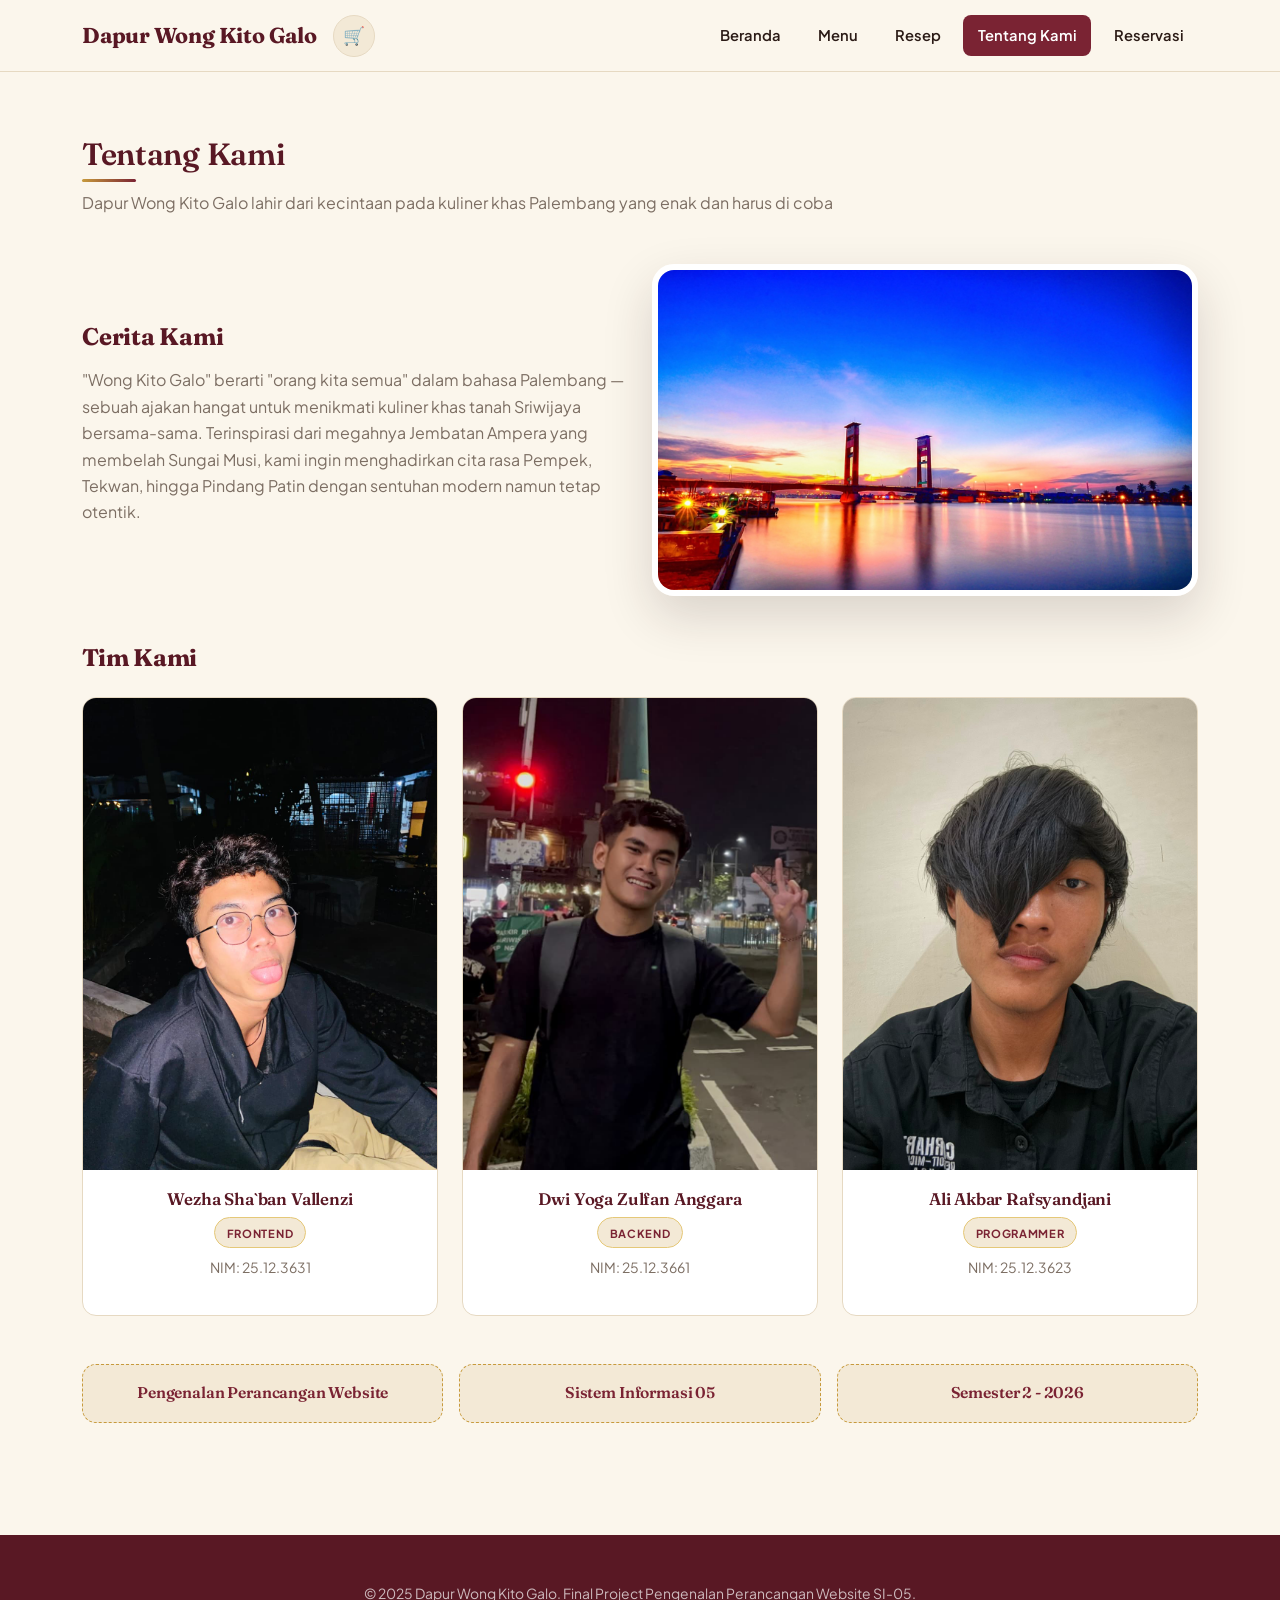
<file: about.html>
<!DOCTYPE html>
<html lang="id">
<head>
  <meta charset="UTF-8" />
  <meta name="viewport" content="width=device-width, initial-scale=1.0" />
  <title>Tentang Kami — Dapur Wong Kito Galo</title>
  <link rel="stylesheet" href="https://cdn.jsdelivr.net/npm/bootstrap@5.3.3/dist/css/bootstrap.min.css" />
  <link rel="stylesheet" href="style2.css" />
</head>
<body>
  <nav class="navbar navbar-expand-lg sticky-top">
    <div class="container">
      <a class="navbar-brand fw-bold" href="index.html">Dapur Wong Kito Galo</a>
            <button class="cart-btn me-2" type="button" data-bs-toggle="offcanvas" data-bs-target="#cartOffcanvas" aria-controls="cartOffcanvas" title="Keranjang" aria-label="Buka keranjang belanja">
        🛒
        <span class="cart-badge d-none">0</span>
      </button>
      <button class="navbar-toggler" type="button" data-bs-toggle="collapse" data-bs-target="#navMenu" aria-label="Buka menu navigasi">
        <span class="navbar-toggler-icon"></span>
      </button>
      <div class="collapse navbar-collapse" id="navMenu">
        <ul class="navbar-nav ms-auto gap-2">
          <li class="nav-item"><a class="nav-link" href="index.html">Beranda</a></li>
          <li class="nav-item"><a class="nav-link" href="menu.html">Menu</a></li>
          <li class="nav-item"><a class="nav-link" href="resep.html">Resep</a></li>
          <li class="nav-item"><a class="nav-link active" href="about.html">Tentang Kami</a></li>
          <li class="nav-item"><a class="nav-link" href="contact.html">Reservasi</a></li>
        </ul>
      </div>
    </div>
  </nav>

  <div class="container section-pad">
    <h1 class="section-title mb-2">Tentang Kami</h1>
    <p class="text-muted mb-5">Dapur Wong Kito Galo lahir dari kecintaan pada kuliner khas Palembang yang enak dan harus di coba</p>

    <!-- DESKRIPSI PROJECT -->
    <div class="row g-4 mb-5 align-items-center">
      <div class="col-lg-6">
        <h4 class="fw-bold mb-3 heading-dark">Cerita Kami</h4>
        <p class="text-muted">
          "Wong Kito Galo" berarti "orang kita semua" dalam bahasa Palembang — sebuah ajakan hangat untuk menikmati
          kuliner khas tanah Sriwijaya bersama-sama. Terinspirasi dari megahnya Jembatan Ampera yang membelah Sungai Musi,
          kami ingin menghadirkan cita rasa Pempek, Tekwan, hingga Pindang Patin dengan sentuhan modern namun tetap otentik.
        </p>
      </div>
      <div class="col-lg-6">
        <div class="about-hero-frame">
          <img src="img/jembatan palembang.jpeg" alt="Jembatan Ampera Palembang" class="img-fluid about-hero-img">
        </div>
      </div>
    </div>

    <!-- TIM KAMI -->
    <h4 class="fw-bold mb-4 heading-dark">Tim Kami</h4>
    <div class="row g-4 mb-5">
      <div class="col-md-4">
        <div class="team-card">
          <img src="img/WEZHA SHA`BAN.jpeg" alt="Nama Anggota 1" class="team-photo">
          <div class="team-body">
            <h5>Wezha Sha`ban Vallenzi</h5>
            <span class="badge-tag">FRONTEND</span>
            <p class="text-muted small mt-2">NIM: 25.12.3631<br></p>
          </div>
        </div>
      </div>
      <div class="col-md-4">
        <div class="team-card">
          <img src="img/DWI YOGA.jpeg" alt="Nama Anggota 2" class="team-photo">
          <div class="team-body">
            <h5>Dwi Yoga Zulfan Anggara</h5>
            <span class="badge-tag">BACKEND</span>
            <p class="text-muted small mt-2">NIM: 25.12.3661<br></p>
          </div>
        </div>
      </div>
      <div class="col-md-4">
        <div class="team-card">
          <img src="img/ALI AKBAR.jpeg" alt="Nama Anggota 3" class="team-photo">
          <div class="team-body">
            <h5>Ali Akbar Rafsyandjani</h5>
            <span class="badge-tag">PROGRAMMER</span>
            <p class="text-muted small mt-2">NIM: 25.12.3623<br></p>
          </div>
        </div>
      </div>
    </div>

    <!-- INFO  -->
    <div class="card-container">
      <div class="card card">
          <h5 class="heading-primary">Pengenalan Perancangan Website</h5>
      </div>

      <div class="card">
         <h5 class="heading-primary">Sistem Informasi 05</h5>
      </div>

      <div class="card">
          <h5 class="heading-primary">Semester 2 - 2026</h5>
      </div>
    </div>
  </div>
  <footer class="site-footer mt-5">
    <div class="container text-center">
      <p class="mb-0 small">© 2025 Dapur Wong Kito Galo. Final Project Pengenalan Perancangan Website SI-05.</p>
    </div>
  </footer>

  <!-- OFFCANVAS KERANJANG (JS Blok 4: Cart System) -->
  <div class="offcanvas offcanvas-end" tabindex="-1" id="cartOffcanvas" aria-labelledby="cartOffcanvasLabel">
    <div class="offcanvas-cart-header d-flex align-items-center justify-content-between">
      <h5 class="mb-0" id="cartOffcanvasLabel">🛒 Keranjang Saya</h5>
      <button type="button" class="btn-close btn-close-white" data-bs-dismiss="offcanvas" aria-label="Close"></button>
    </div>
    <div class="offcanvas-body p-0 d-flex flex-column">
      <div class="px-4 flex-grow-1" style="overflow-y:auto;">
        <div id="cartEmptyState" class="cart-empty-state">
          <div class="icon">🛒</div>
          <p class="mb-0">Keranjang kamu masih kosong.<br>Yuk pilih menu favoritmu!</p>
        </div>
        <div id="cartItemsList"></div>
      </div>
      <div id="cartFooter" class="cart-footer" style="display:none;">
        <div class="cart-total-row">
          <span>Total</span>
          <span id="cartTotalPrice">Rp 0</span>
        </div>
        <a href="contact.html" class="btn-submit d-block text-center text-decoration-none">Lanjut ke Reservasi</a>
        <button type="button" id="cartClearBtn" class="btn btn-link text-muted small w-100 mt-2">Kosongkan Keranjang</button>
      </div>
    </div>
  </div>

  <script src="https://cdn.jsdelivr.net/npm/bootstrap@5.3.3/dist/js/bootstrap.bundle.min.js"></script>
  <script src="script.js"></script>
</body>
</html>
</file>
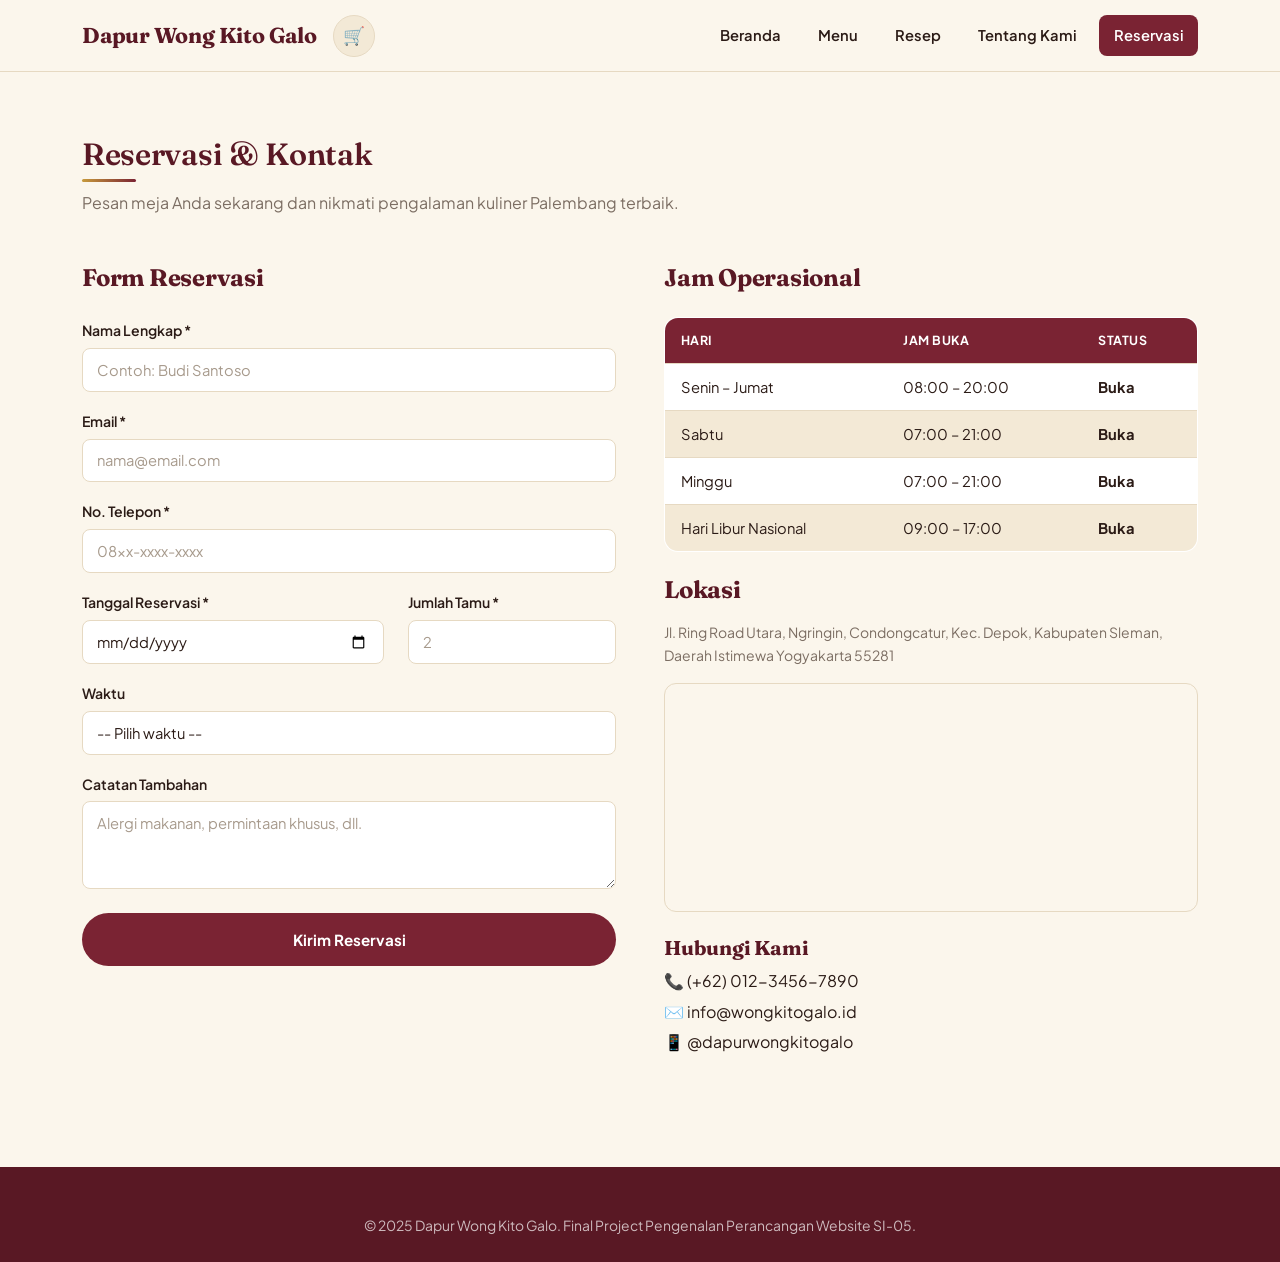
<file: contact.html>
<!DOCTYPE html>
<html lang="id">
<head>
  <meta charset="UTF-8" />
  <meta name="viewport" content="width=device-width, initial-scale=1.0" />
  <title>Reservasi — Dapur Wong Kito Galo</title>
  <link rel="stylesheet" href="https://cdn.jsdelivr.net/npm/bootstrap@5.3.3/dist/css/bootstrap.min.css" />
  <link rel="stylesheet" href="style2.css" />
</head>
<body>
  <nav class="navbar navbar-expand-lg sticky-top">
    <div class="container">
      <a class="navbar-brand fw-bold" href="index.html">Dapur Wong Kito Galo</a>
            <button class="cart-btn me-2" type="button" data-bs-toggle="offcanvas" data-bs-target="#cartOffcanvas" aria-controls="cartOffcanvas" title="Keranjang" aria-label="Buka keranjang belanja">
        🛒
        <span class="cart-badge d-none">0</span>
      </button>
      <button class="navbar-toggler" type="button" data-bs-toggle="collapse" data-bs-target="#navMenu" aria-label="Buka menu navigasi">
        <span class="navbar-toggler-icon"></span>
      </button>
      <div class="collapse navbar-collapse" id="navMenu">
        <ul class="navbar-nav ms-auto gap-2">
          <li class="nav-item"><a class="nav-link" href="index.html">Beranda</a></li>
          <li class="nav-item"><a class="nav-link" href="menu.html">Menu</a></li>
          <li class="nav-item"><a class="nav-link" href="resep.html">Resep</a></li>
          <li class="nav-item"><a class="nav-link" href="about.html">Tentang Kami</a></li>
          <li class="nav-item"><a class="nav-link active" href="contact.html">Reservasi</a></li>
        </ul>
      </div>
    </div>
  </nav>

  <div class="container section-pad">
    <h1 class="section-title mb-2">Reservasi & Kontak</h1>
    <p class="text-muted mb-5">Pesan meja Anda sekarang dan nikmati pengalaman kuliner Palembang terbaik.</p>

    <div class="row g-5">
      <!-- FORM (JS Blok 3: Form Validation) -->
      <div class="col-lg-6">
        <h4 class="fw-bold mb-4 heading-dark">Form Reservasi</h4>

        <!-- Pesan sukses -->
        <div id="successMsg" class="alert alert-success success-msg" style="display:none;" role="status" aria-live="polite">
          ✅ Reservasi berhasil! Kami akan menghubungi Anda segera.
        </div>

        <!-- RINGKASAN PESANAN (dari Keranjang, JS Blok 4) -->
        <div id="orderSummaryBox" class="order-summary-box" style="display:none;">
          <div class="d-flex align-items-center justify-content-between mb-2">
            <h6 class="fw-bold mb-0 heading-dark">🛒 Pesanan Anda</h6>
            <button type="button" id="orderSummaryClearBtn" class="btn btn-link btn-sm text-muted p-0">Kosongkan</button>
          </div>
          <div id="orderSummaryList"></div>
          <div class="order-row fw-bold mt-1" style="border-bottom:none;">
            <span>Total</span>
            <span id="orderSummaryTotal">Rp 0</span>
          </div>
        </div>

        <form id="reservasiForm">
          <div class="mb-3">
            <label class="form-label" for="nama">Nama Lengkap *</label>
            <input type="text" class="form-control" id="nama" placeholder="Contoh: Budi Santoso" />
          </div>
          <div class="mb-3">
            <label class="form-label" for="email">Email *</label>
            <input type="email" class="form-control" id="email" placeholder="nama@email.com" />
          </div>
          <div class="mb-3">
            <label class="form-label" for="telp">No. Telepon *</label>
            <input type="tel" class="form-control" id="telp" placeholder="08xx-xxxx-xxxx" />
          </div>
          <div class="row">
            <div class="col-sm-7 mb-3">
              <label class="form-label" for="tanggal">Tanggal Reservasi *</label>
              <input type="date" class="form-control" id="tanggal" />
            </div>
            <div class="col-sm-5 mb-3">
              <label class="form-label" for="jumlah">Jumlah Tamu *</label>
              <input type="number" class="form-control" id="jumlah" min="1" max="50" placeholder="2" />
            </div>
          </div>
          <div class="mb-3">
            <label class="form-label" for="waktu">Waktu</label>
            <select class="form-select" id="waktu">
              <option value="">-- Pilih waktu --</option>
              <option>08:00 – 10:00</option>
              <option>10:00 – 12:00</option>
              <option>12:00 – 14:00</option>
              <option>16:00 – 18:00</option>
              <option>18:00 – 20:00</option>
            </select>
          </div>
          <div class="mb-4">
            <label class="form-label" for="pesan">Catatan Tambahan</label>
            <textarea class="form-control" id="pesan" rows="3" placeholder="Alergi makanan, permintaan khusus, dll."></textarea>
          </div>
          <button type="submit" class="btn-submit">Kirim Reservasi</button>
        </form>
      </div>

      <!-- INFO & TABLE -->
      <div class="col-lg-6">
        <h4 class="fw-bold mb-4 heading-dark">Jam Operasional</h4>
        <table class="jam-table mb-4">
          <thead>
            <tr><th>Hari</th><th>Jam Buka</th><th>Status</th></tr>
          </thead>
          <tbody>
            <tr><td>Senin – Jumat</td><td>08:00 – 20:00</td><td class="status-open">Buka</td></tr>
            <tr><td>Sabtu</td><td>07:00 – 21:00</td><td class="status-open">Buka</td></tr>
            <tr><td>Minggu</td><td>07:00 – 21:00</td><td class="status-open">Buka</td></tr>
            <tr><td>Hari Libur Nasional</td><td>09:00 – 17:00</td><td class="status-open">Buka</td></tr>
          </tbody>
        </table>

        <h4 class="fw-bold mb-3 heading-dark">Lokasi</h4>
        <p class="text-muted small mb-3">Jl. Ring Road Utara, Ngringin, Condongcatur, Kec. Depok, Kabupaten Sleman, Daerah Istimewa Yogyakarta 55281</p>

        <div style="border-radius:12px; overflow:hidden; border:1px solid var(--border);">
          <iframe
            src="https://www.google.com/maps/embed?pb=!1m18!1m12!1m3!1d3953.2804301308856!2d110.40656067432197!3d-7.7600548769568345!2m3!1f0!2f0!3f0!3m2!1i1024!2i768!4f13.1!3m3!1m2!1s0x2e7a599bd3bdc4ef%3A0x6f1714b0c4544586!2sUniversitas%20Amikom%20Yogyakarta!5e0!3m2!1sid!2sid!4v1782952538335!5m2!1sid!2sid"
            width="100%"
            height="220"
            style="border:0;"
            allowfullscreen=""
            loading="lazy"
            title="Lokasi Dapur Wong Kito Galo"
          ></iframe>
        </div>

        <div class="mt-4">
          <h5 class="fw-bold mb-2 heading-dark">Hubungi Kami</h5>
          <p class="mb-1">📞 (+62) 012-3456-7890 </p>
          <p class="mb-1">✉️ info@wongkitogalo.id</p>
          <p class="mb-0">📱 @dapurwongkitogalo </p>
        </div>
      </div>
    </div>
  </div>

  <footer class="site-footer mt-5">
    <div class="container text-center">
      <p class="mb-0 small">© 2025 Dapur Wong Kito Galo. Final Project Pengenalan Perancangan Website SI-05.</p>
    </div>
  </footer>

  <!-- KERANJANG -->
  <div class="offcanvas offcanvas-end" tabindex="-1" id="cartOffcanvas" aria-labelledby="cartOffcanvasLabel">
    <div class="offcanvas-cart-header d-flex align-items-center justify-content-between">
      <h5 class="mb-0" id="cartOffcanvasLabel">🛒 Keranjang Saya</h5>
      <button type="button" class="btn-close btn-close-white" data-bs-dismiss="offcanvas" aria-label="Close"></button>
    </div>
    <div class="offcanvas-body p-0 d-flex flex-column">
      <div class="px-4 flex-grow-1" style="overflow-y:auto;">
        <div id="cartEmptyState" class="cart-empty-state">
          <div class="icon">🛒</div>
          <p class="mb-0">Keranjang kamu masih kosong.<br>Yuk pilih menu favoritmu!</p>
        </div>
        <div id="cartItemsList"></div>
      </div>
      <div id="cartFooter" class="cart-footer" style="display:none;">
        <div class="cart-total-row">
          <span>Total</span>
          <span id="cartTotalPrice">Rp 0</span>
        </div>
        <a href="contact.html" class="btn-submit d-block text-center text-decoration-none">Lanjut ke Reservasi</a>
        <button type="button" id="cartClearBtn" class="btn btn-link text-muted small w-100 mt-2">Kosongkan Keranjang</button>
      </div>
    </div>
  </div>

  <script src="https://cdn.jsdelivr.net/npm/bootstrap@5.3.3/dist/js/bootstrap.bundle.min.js"></script>
  <script src="script.js"></script>
</body>
</html>
</file>
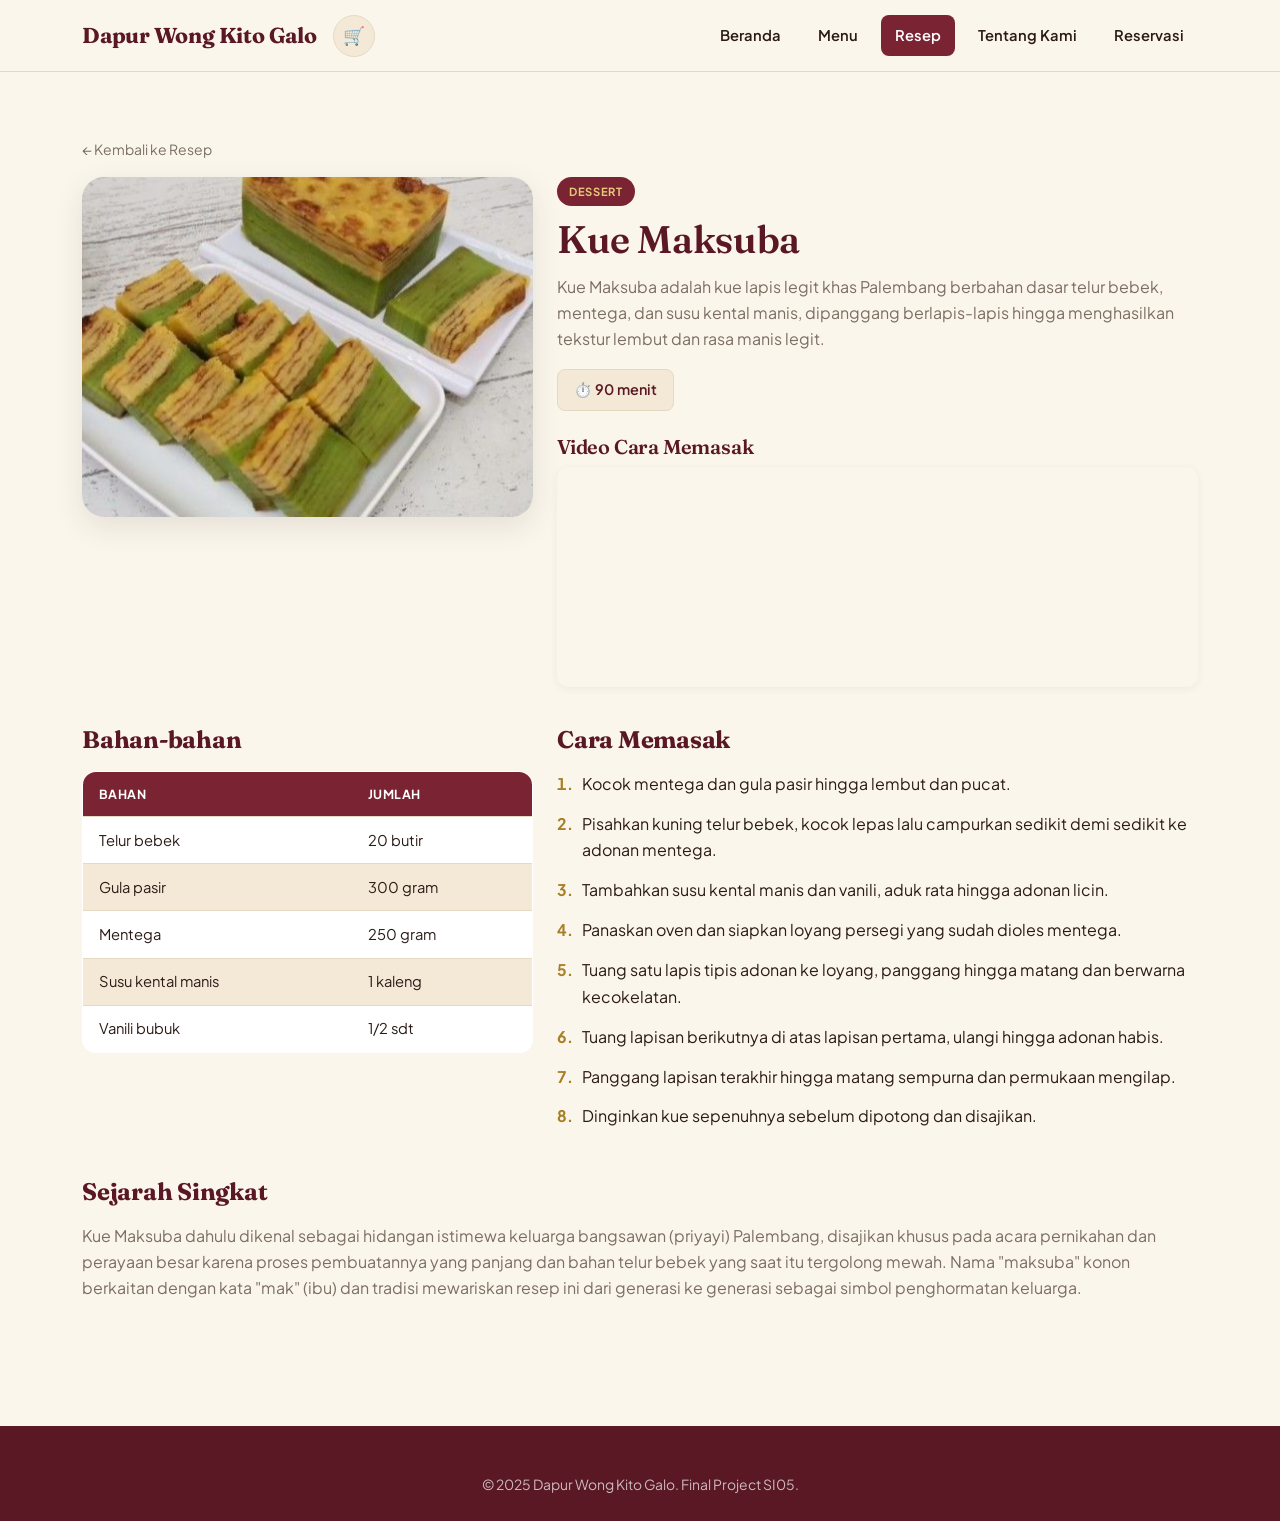
<file: detail-kue-maksuba.html>
<!DOCTYPE html>
<html lang="id">
<head>
  <meta charset="UTF-8" />
  <meta name="viewport" content="width=device-width, initial-scale=1.0" />
  <title>Resep Kue Maksuba — Dapur Wong Kito Galo</title>
  <link rel="stylesheet" href="https://cdn.jsdelivr.net/npm/bootstrap@5.3.3/dist/css/bootstrap.min.css" />
  <link rel="stylesheet" href="style2.css" />
</head>
<body>
  <nav class="navbar navbar-expand-lg sticky-top">
    <div class="container">
      <a class="navbar-brand fw-bold" href="index.html">Dapur Wong Kito Galo</a>
            <button class="cart-btn me-2" type="button" data-bs-toggle="offcanvas" data-bs-target="#cartOffcanvas" aria-controls="cartOffcanvas" title="Keranjang" aria-label="Buka keranjang belanja">
        🛒
        <span class="cart-badge d-none">0</span>
      </button>
      <button class="navbar-toggler" type="button" data-bs-toggle="collapse" data-bs-target="#navMenu" aria-label="Buka menu navigasi">
        <span class="navbar-toggler-icon"></span>
      </button>
      <div class="collapse navbar-collapse" id="navMenu">
        <ul class="navbar-nav ms-auto gap-2">
          <li class="nav-item"><a class="nav-link" href="index.html">Beranda</a></li>
          <li class="nav-item"><a class="nav-link" href="menu.html">Menu</a></li>
          <li class="nav-item"><a class="nav-link active" href="resep.html">Resep</a></li>
          <li class="nav-item"><a class="nav-link" href="about.html">Tentang Kami</a></li>
          <li class="nav-item"><a class="nav-link" href="contact.html">Reservasi</a></li>
        </ul>
      </div>
    </div>
  </nav>

  <div class="container section-pad">
    <a href="resep.html" class="text-muted small d-inline-block mb-3">← Kembali ke Resep</a>

    <div class="row g-4">
      <div class="col-lg-5">
        <img src="img/kue mak suba.jpeg" alt="Kue Maksuba" class="recipe-img recipe-img-detail">
      </div>
      <div class="col-lg-7">
        <span class="badge-tag">Dessert</span>
        <h1 class="recipe-detail-title">Kue Maksuba</h1>
        <p class="text-muted">Kue Maksuba adalah kue lapis legit khas Palembang berbahan dasar telur bebek, mentega, dan susu kental manis, dipanggang berlapis-lapis hingga menghasilkan tekstur lembut dan rasa manis legit.</p>

        <div class="d-flex gap-3 flex-wrap mt-3">
          <div class="stat-box">⏱️ 90 menit</div>
        </div>

        <div class="mt-4">
          <h5 class="fw-600">Video Cara Memasak</h5>
          <div class="video-wrapper mt-2">
            <iframe
              src="https://www.youtube.com/embed/EnpXnlXkcEo?si=ILVJjQHu1VTAmo0U"
              title="Video cara memasak Kue Maksuba"
              frameborder="0" allowfullscreen
              style="width:100%;height:220px;border-radius:12px;"></iframe>
          </div>
        </div>
      </div>
    </div>

    <div class="row g-4 mt-2">
      <div class="col-lg-5">
        <h4 class="fw-bold mb-3 heading-dark">Bahan-bahan</h4>
        <table class="jam-table">
          <thead>
            <tr><th>Bahan</th><th>Jumlah</th></tr>
          </thead>
          <tbody>
            <tr><td>Telur bebek</td><td>20 butir</td></tr>
            <tr><td>Gula pasir</td><td>300 gram</td></tr>
            <tr><td>Mentega</td><td>250 gram</td></tr>
            <tr><td>Susu kental manis</td><td>1 kaleng</td></tr>
            <tr><td>Vanili bubuk</td><td>1/2 sdt</td></tr>
          </tbody>
        </table>
      </div>

      <div class="col-lg-7">
        <h4 class="fw-bold mb-3 heading-dark">Cara Memasak</h4>
        <ol class="cooking-steps">
          <li>Kocok mentega dan gula pasir hingga lembut dan pucat.</li>
          <li>Pisahkan kuning telur bebek, kocok lepas lalu campurkan sedikit demi sedikit ke adonan mentega.</li>
          <li>Tambahkan susu kental manis dan vanili, aduk rata hingga adonan licin.</li>
          <li>Panaskan oven dan siapkan loyang persegi yang sudah dioles mentega.</li>
          <li>Tuang satu lapis tipis adonan ke loyang, panggang hingga matang dan berwarna kecokelatan.</li>
          <li>Tuang lapisan berikutnya di atas lapisan pertama, ulangi hingga adonan habis.</li>
          <li>Panggang lapisan terakhir hingga matang sempurna dan permukaan mengilap.</li>
          <li>Dinginkan kue sepenuhnya sebelum dipotong dan disajikan.</li>
        </ol>
      </div>
    </div>

    <div class="row g-4 mt-2">
      <div class="col-12">
        <h4 class="fw-bold mb-3 heading-dark">Sejarah Singkat</h4>
        <p class="text-muted">Kue Maksuba dahulu dikenal sebagai hidangan istimewa keluarga bangsawan (priyayi) Palembang, disajikan khusus pada acara pernikahan dan perayaan besar karena proses pembuatannya yang panjang dan bahan telur bebek yang saat itu tergolong mewah. Nama "maksuba" konon berkaitan dengan kata "mak" (ibu) dan tradisi mewariskan resep ini dari generasi ke generasi sebagai simbol penghormatan keluarga.</p>
      </div>
    </div>
  </div>

  <footer class="site-footer mt-5">
    <div class="container text-center">
      <p class="mb-0 small">© 2025 Dapur Wong Kito Galo. Final Project SI05.</p>
    </div>
  </footer>

  <!-- OFFCANVAS KERANJANG (JS Blok 3: Cart System) -->
  <div class="offcanvas offcanvas-end" tabindex="-1" id="cartOffcanvas" aria-labelledby="cartOffcanvasLabel">
    <div class="offcanvas-cart-header d-flex align-items-center justify-content-between">
      <h5 class="mb-0" id="cartOffcanvasLabel">🛒 Keranjang Saya</h5>
      <button type="button" class="btn-close btn-close-white" data-bs-dismiss="offcanvas" aria-label="Close"></button>
    </div>
    <div class="offcanvas-body p-0 d-flex flex-column">
      <div class="px-4 flex-grow-1" style="overflow-y:auto;">
        <div id="cartEmptyState" class="cart-empty-state">
          <div class="icon">🛒</div>
          <p class="mb-0">Keranjang kamu masih kosong.<br>Yuk pilih menu favoritmu!</p>
        </div>
        <div id="cartItemsList"></div>
      </div>
      <div id="cartFooter" class="cart-footer" style="display:none;">
        <div class="cart-total-row">
          <span>Total</span>
          <span id="cartTotalPrice">Rp 0</span>
        </div>
        <a href="contact.html" class="btn-submit d-block text-center text-decoration-none">Lanjut ke Reservasi</a>
        <button type="button" id="cartClearBtn" class="btn btn-link text-muted small w-100 mt-2">Kosongkan Keranjang</button>
      </div>
    </div>
  </div>

  <script src="https://cdn.jsdelivr.net/npm/bootstrap@5.3.3/dist/js/bootstrap.bundle.min.js"></script>
  <script src="script.js"></script>
</body>
</html>
</file>
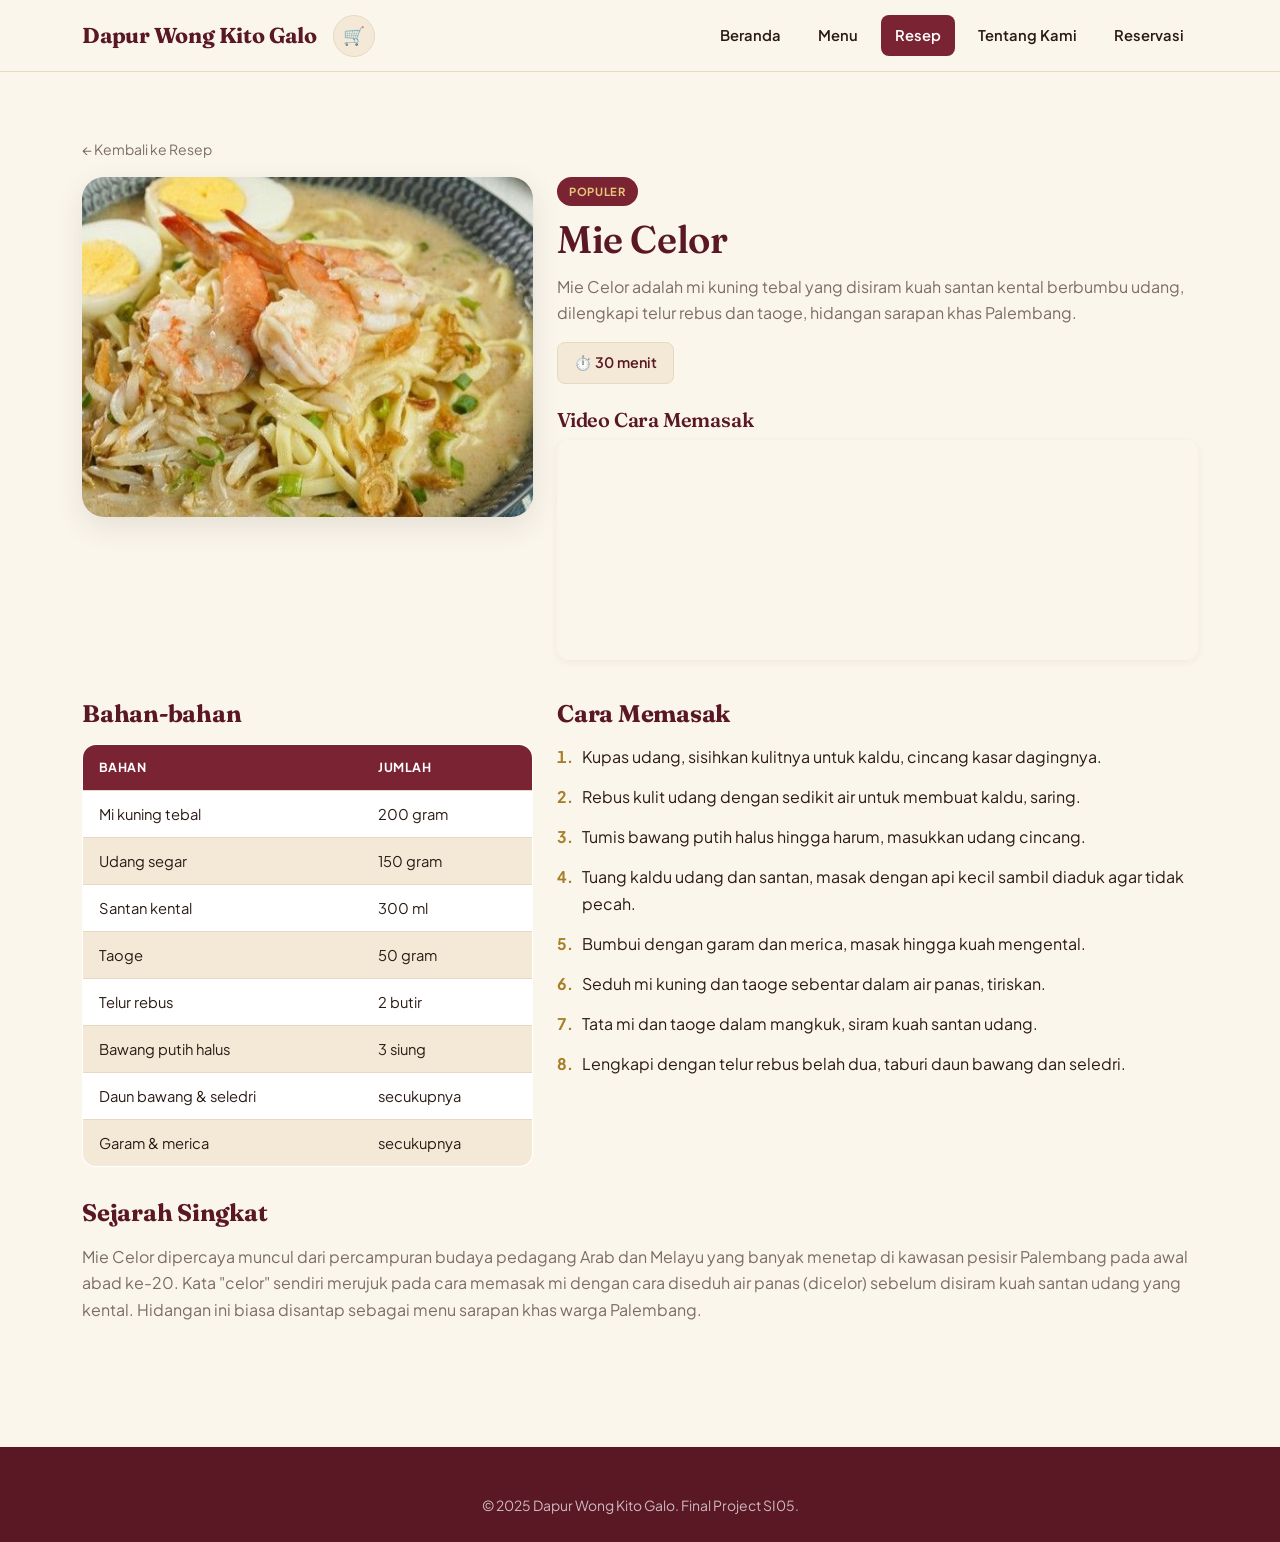
<file: detail-mie-celor.html>
<!DOCTYPE html>
<html lang="id">
<head>
  <meta charset="UTF-8" />
  <meta name="viewport" content="width=device-width, initial-scale=1.0" />
  <title>Resep Mie Celor — Dapur Wong Kito Galo</title>
  <link rel="stylesheet" href="https://cdn.jsdelivr.net/npm/bootstrap@5.3.3/dist/css/bootstrap.min.css" />
  <link rel="stylesheet" href="style2.css" />
</head>
<body>
  <nav class="navbar navbar-expand-lg sticky-top">
    <div class="container">
      <a class="navbar-brand fw-bold" href="index.html">Dapur Wong Kito Galo</a>
            <button class="cart-btn me-2" type="button" data-bs-toggle="offcanvas" data-bs-target="#cartOffcanvas" aria-controls="cartOffcanvas" title="Keranjang" aria-label="Buka keranjang belanja">
        🛒
        <span class="cart-badge d-none">0</span>
      </button>
      <button class="navbar-toggler" type="button" data-bs-toggle="collapse" data-bs-target="#navMenu" aria-label="Buka menu navigasi">
        <span class="navbar-toggler-icon"></span>
      </button>
      <div class="collapse navbar-collapse" id="navMenu">
        <ul class="navbar-nav ms-auto gap-2">
          <li class="nav-item"><a class="nav-link" href="index.html">Beranda</a></li>
          <li class="nav-item"><a class="nav-link" href="menu.html">Menu</a></li>
          <li class="nav-item"><a class="nav-link active" href="resep.html">Resep</a></li>
          <li class="nav-item"><a class="nav-link" href="about.html">Tentang Kami</a></li>
          <li class="nav-item"><a class="nav-link" href="contact.html">Reservasi</a></li>
        </ul>
      </div>
    </div>
  </nav>

  <div class="container section-pad">
    <a href="resep.html" class="text-muted small d-inline-block mb-3">← Kembali ke Resep</a>

    <div class="row g-4">
      <div class="col-lg-5">
        <img src="img/mie celor.jpeg" alt="Mie Celor" class="recipe-img recipe-img-detail">
      </div>
      <div class="col-lg-7">
        <span class="badge-tag">Populer</span>
        <h1 class="recipe-detail-title">Mie Celor</h1>
        <p class="text-muted">Mie Celor adalah mi kuning tebal yang disiram kuah santan kental berbumbu udang, dilengkapi telur rebus dan taoge, hidangan sarapan khas Palembang.</p>

        <div class="d-flex gap-3 flex-wrap mt-3">
          <div class="stat-box">⏱️ 30 menit</div>
        </div>

        <div class="mt-4">
          <h5 class="fw-600">Video Cara Memasak</h5>
          <div class="video-wrapper mt-2">
            <iframe
              src="https://www.youtube.com/embed/k--7w2-MBjg?si=hTky5ZHsG73HmPUo"
              title="Video cara memasak Mie Celor"
              frameborder="0"
              allowfullscreen
              style="width:100%;height:220px;border-radius:12px;"
            ></iframe>
          </div>
        </div>
      </div>
    </div>

    <div class="row g-4 mt-2">
      <div class="col-lg-5">
        <h4 class="fw-bold mb-3 heading-dark">Bahan-bahan</h4>
        <table class="jam-table">
          <thead>
            <tr><th>Bahan</th><th>Jumlah</th></tr>
          </thead>
          <tbody>
            <tr><td>Mi kuning tebal</td><td>200 gram</td></tr>
            <tr><td>Udang segar</td><td>150 gram</td></tr>
            <tr><td>Santan kental</td><td>300 ml</td></tr>
            <tr><td>Taoge</td><td>50 gram</td></tr>
            <tr><td>Telur rebus</td><td>2 butir</td></tr>
            <tr><td>Bawang putih halus</td><td>3 siung</td></tr>
            <tr><td>Daun bawang & seledri</td><td>secukupnya</td></tr>
            <tr><td>Garam & merica</td><td>secukupnya</td></tr>
          </tbody>
        </table>
      </div>

      <div class="col-lg-7">
        <h4 class="fw-bold mb-3 heading-dark">Cara Memasak</h4>
        <ol class="cooking-steps">
          <li>Kupas udang, sisihkan kulitnya untuk kaldu, cincang kasar dagingnya.</li>
          <li>Rebus kulit udang dengan sedikit air untuk membuat kaldu, saring.</li>
          <li>Tumis bawang putih halus hingga harum, masukkan udang cincang.</li>
          <li>Tuang kaldu udang dan santan, masak dengan api kecil sambil diaduk agar tidak pecah.</li>
          <li>Bumbui dengan garam dan merica, masak hingga kuah mengental.</li>
          <li>Seduh mi kuning dan taoge sebentar dalam air panas, tiriskan.</li>
          <li>Tata mi dan taoge dalam mangkuk, siram kuah santan udang.</li>
          <li>Lengkapi dengan telur rebus belah dua, taburi daun bawang dan seledri.</li>
        </ol>
      </div>
    </div>

    <div class="row g-4 mt-2">
      <div class="col-12">
        <h4 class="fw-bold mb-3 heading-dark">Sejarah Singkat</h4>
        <p class="text-muted">Mie Celor dipercaya muncul dari percampuran budaya pedagang Arab dan Melayu yang banyak menetap di kawasan pesisir Palembang pada awal abad ke-20. Kata "celor" sendiri merujuk pada cara memasak mi dengan cara diseduh air panas (dicelor) sebelum disiram kuah santan udang yang kental. Hidangan ini biasa disantap sebagai menu sarapan khas warga Palembang.</p>
      </div>
    </div>
  </div>

  <footer class="site-footer mt-5">
    <div class="container text-center">
      <p class="mb-0 small">© 2025 Dapur Wong Kito Galo. Final Project SI05.</p>
    </div>
  </footer>

  <!-- OFFCANVAS KERANJANG (JS Blok 3: Cart System) -->
  <div class="offcanvas offcanvas-end" tabindex="-1" id="cartOffcanvas" aria-labelledby="cartOffcanvasLabel">
    <div class="offcanvas-cart-header d-flex align-items-center justify-content-between">
      <h5 class="mb-0" id="cartOffcanvasLabel">🛒 Keranjang Saya</h5>
      <button type="button" class="btn-close btn-close-white" data-bs-dismiss="offcanvas" aria-label="Close"></button>
    </div>
    <div class="offcanvas-body p-0 d-flex flex-column">
      <div class="px-4 flex-grow-1" style="overflow-y:auto;">
        <div id="cartEmptyState" class="cart-empty-state">
          <div class="icon">🛒</div>
          <p class="mb-0">Keranjang kamu masih kosong.<br>Yuk pilih menu favoritmu!</p>
        </div>
        <div id="cartItemsList"></div>
      </div>
      <div id="cartFooter" class="cart-footer" style="display:none;">
        <div class="cart-total-row">
          <span>Total</span>
          <span id="cartTotalPrice">Rp 0</span>
        </div>
        <a href="contact.html" class="btn-submit d-block text-center text-decoration-none">Lanjut ke Reservasi</a>
        <button type="button" id="cartClearBtn" class="btn btn-link text-muted small w-100 mt-2">Kosongkan Keranjang</button>
      </div>
    </div>
  </div>

  <script src="https://cdn.jsdelivr.net/npm/bootstrap@5.3.3/dist/js/bootstrap.bundle.min.js"></script>
  <script src="script.js"></script>
</body>
</html>
</file>
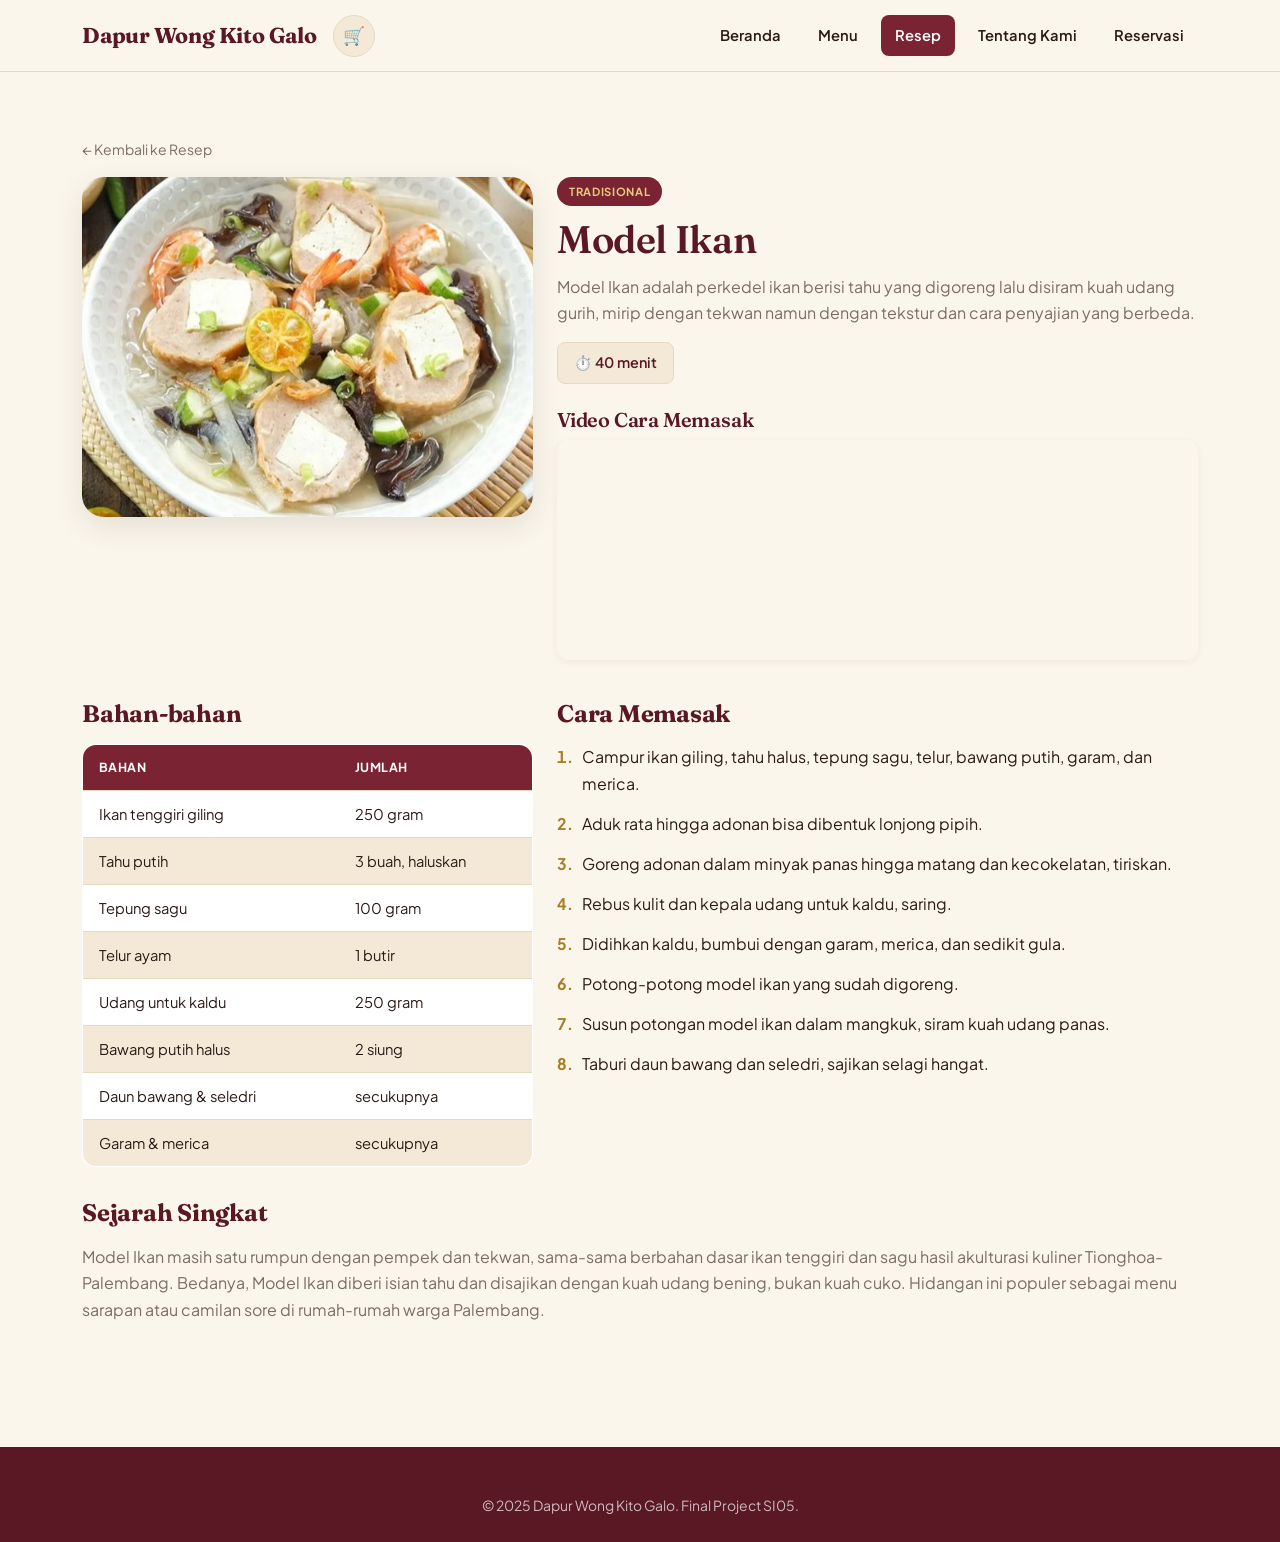
<file: detail-model-ikan.html>
<!DOCTYPE html>
<html lang="id">
<head>
  <meta charset="UTF-8" />
  <meta name="viewport" content="width=device-width, initial-scale=1.0" />
  <title>Resep Model Ikan — Dapur Wong Kito Galo</title>
  <link rel="stylesheet" href="https://cdn.jsdelivr.net/npm/bootstrap@5.3.3/dist/css/bootstrap.min.css" />
  <link rel="stylesheet" href="style2.css" />
</head>
<body>
  <nav class="navbar navbar-expand-lg sticky-top">
    <div class="container">
      <a class="navbar-brand fw-bold" href="index.html">Dapur Wong Kito Galo</a>
            <button class="cart-btn me-2" type="button" data-bs-toggle="offcanvas" data-bs-target="#cartOffcanvas" aria-controls="cartOffcanvas" title="Keranjang" aria-label="Buka keranjang belanja">
        🛒
        <span class="cart-badge d-none">0</span>
      </button>
      <button class="navbar-toggler" type="button" data-bs-toggle="collapse" data-bs-target="#navMenu" aria-label="Buka menu navigasi">
        <span class="navbar-toggler-icon"></span>
      </button>
      <div class="collapse navbar-collapse" id="navMenu">
        <ul class="navbar-nav ms-auto gap-2">
          <li class="nav-item"><a class="nav-link" href="index.html">Beranda</a></li>
          <li class="nav-item"><a class="nav-link" href="menu.html">Menu</a></li>
          <li class="nav-item"><a class="nav-link active" href="resep.html">Resep</a></li>
          <li class="nav-item"><a class="nav-link" href="about.html">Tentang Kami</a></li>
          <li class="nav-item"><a class="nav-link" href="contact.html">Reservasi</a></li>
        </ul>
      </div>
    </div>
  </nav>

  <div class="container section-pad">
    <a href="resep.html" class="text-muted small d-inline-block mb-3">← Kembali ke Resep</a>

    <div class="row g-4">
      <div class="col-lg-5">
        <img src="img/model ikan.jpeg" alt="Model Ikan" class="recipe-img recipe-img-detail">
      </div>
      <div class="col-lg-7">
        <span class="badge-tag">Tradisional</span>
        <h1 class="recipe-detail-title">Model Ikan</h1>
        <p class="text-muted">Model Ikan adalah perkedel ikan berisi tahu yang digoreng lalu disiram kuah udang gurih, mirip dengan tekwan namun dengan tekstur dan cara penyajian yang berbeda.</p>

        <div class="d-flex gap-3 flex-wrap mt-3">
          <div class="stat-box">⏱️ 40 menit</div>
        </div>

        <div class="mt-4">
          <h5 class="fw-600">Video Cara Memasak</h5>
          <div class="video-wrapper mt-2">
            <iframe
              src="https://www.youtube.com/embed/KuipP38-v0A?si=_jiv422cbsgN_EqE"
              title="Video cara memasak Model Ikan"
              frameborder="0"
              allowfullscreen
              style="width:100%;height:220px;border-radius:12px;"
            ></iframe>
          </div>
        </div>
      </div>
    </div>

    <div class="row g-4 mt-2">
      <div class="col-lg-5">
        <h4 class="fw-bold mb-3 heading-dark">Bahan-bahan</h4>
        <table class="jam-table">
          <thead>
            <tr><th>Bahan</th><th>Jumlah</th></tr>
          </thead>
          <tbody>
            <tr><td>Ikan tenggiri giling</td><td>250 gram</td></tr>
            <tr><td>Tahu putih</td><td>3 buah, haluskan</td></tr>
            <tr><td>Tepung sagu</td><td>100 gram</td></tr>
            <tr><td>Telur ayam</td><td>1 butir</td></tr>
            <tr><td>Udang untuk kaldu</td><td>250 gram</td></tr>
            <tr><td>Bawang putih halus</td><td>2 siung</td></tr>
            <tr><td>Daun bawang & seledri</td><td>secukupnya</td></tr>
            <tr><td>Garam & merica</td><td>secukupnya</td></tr>
          </tbody>
        </table>
      </div>

      <div class="col-lg-7">
        <h4 class="fw-bold mb-3 heading-dark">Cara Memasak</h4>
        <ol class="cooking-steps">
          <li>Campur ikan giling, tahu halus, tepung sagu, telur, bawang putih, garam, dan merica.</li>
          <li>Aduk rata hingga adonan bisa dibentuk lonjong pipih.</li>
          <li>Goreng adonan dalam minyak panas hingga matang dan kecokelatan, tiriskan.</li>
          <li>Rebus kulit dan kepala udang untuk kaldu, saring.</li>
          <li>Didihkan kaldu, bumbui dengan garam, merica, dan sedikit gula.</li>
          <li>Potong-potong model ikan yang sudah digoreng.</li>
          <li>Susun potongan model ikan dalam mangkuk, siram kuah udang panas.</li>
          <li>Taburi daun bawang dan seledri, sajikan selagi hangat.</li>
        </ol>
      </div>
    </div>

    <div class="row g-4 mt-2">
      <div class="col-12">
        <h4 class="fw-bold mb-3 heading-dark">Sejarah Singkat</h4>
        <p class="text-muted">Model Ikan masih satu rumpun dengan pempek dan tekwan, sama-sama berbahan dasar ikan tenggiri dan sagu hasil akulturasi kuliner Tionghoa-Palembang. Bedanya, Model Ikan diberi isian tahu dan disajikan dengan kuah udang bening, bukan kuah cuko. Hidangan ini populer sebagai menu sarapan atau camilan sore di rumah-rumah warga Palembang.</p>
      </div>
    </div>
  </div>

  <footer class="site-footer mt-5">
    <div class="container text-center">
      <p class="mb-0 small">© 2025 Dapur Wong Kito Galo. Final Project SI05.</p>
    </div>
  </footer>

  <!-- OFFCANVAS KERANJANG (JS Blok 3: Cart System) -->
  <div class="offcanvas offcanvas-end" tabindex="-1" id="cartOffcanvas" aria-labelledby="cartOffcanvasLabel">
    <div class="offcanvas-cart-header d-flex align-items-center justify-content-between">
      <h5 class="mb-0" id="cartOffcanvasLabel">🛒 Keranjang Saya</h5>
      <button type="button" class="btn-close btn-close-white" data-bs-dismiss="offcanvas" aria-label="Close"></button>
    </div>
    <div class="offcanvas-body p-0 d-flex flex-column">
      <div class="px-4 flex-grow-1" style="overflow-y:auto;">
        <div id="cartEmptyState" class="cart-empty-state">
          <div class="icon">🛒</div>
          <p class="mb-0">Keranjang kamu masih kosong.<br>Yuk pilih menu favoritmu!</p>
        </div>
        <div id="cartItemsList"></div>
      </div>
      <div id="cartFooter" class="cart-footer" style="display:none;">
        <div class="cart-total-row">
          <span>Total</span>
          <span id="cartTotalPrice">Rp 0</span>
        </div>
        <a href="contact.html" class="btn-submit d-block text-center text-decoration-none">Lanjut ke Reservasi</a>
        <button type="button" id="cartClearBtn" class="btn btn-link text-muted small w-100 mt-2">Kosongkan Keranjang</button>
      </div>
    </div>
  </div>

  <script src="https://cdn.jsdelivr.net/npm/bootstrap@5.3.3/dist/js/bootstrap.bundle.min.js"></script>
  <script src="script.js"></script>
</body>
</html>
</file>
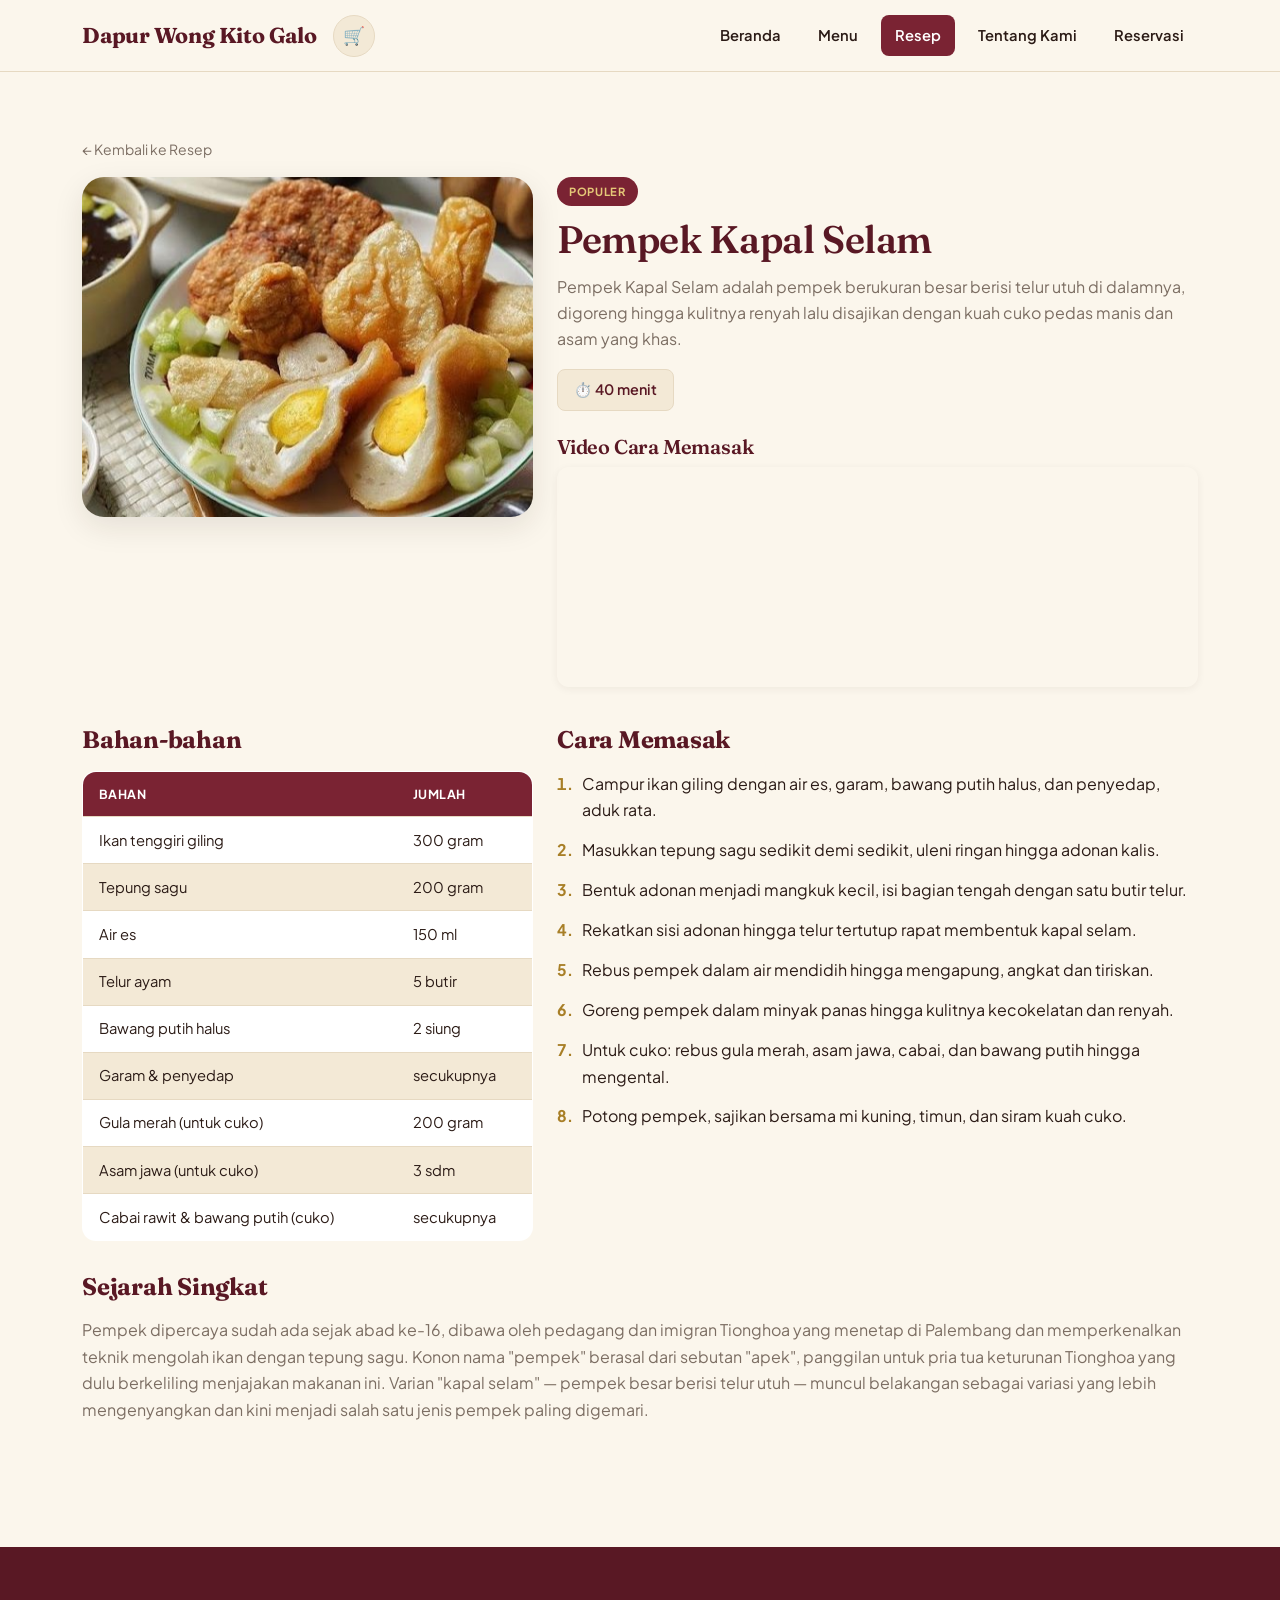
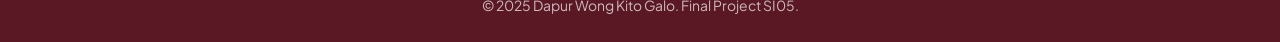
<file: detail-pempek-kapal-selam.html>
<!DOCTYPE html>
<html lang="id">
<head>
  <meta charset="UTF-8" />
  <meta name="viewport" content="width=device-width, initial-scale=1.0" />
  <title>Resep Pempek Kapal Selam — Dapur Wong Kito Galo</title>
  <link rel="stylesheet" href="https://cdn.jsdelivr.net/npm/bootstrap@5.3.3/dist/css/bootstrap.min.css" />
  <link rel="stylesheet" href="style2.css" />
</head>
<body>
  <nav class="navbar navbar-expand-lg sticky-top">
    <div class="container">
      <a class="navbar-brand fw-bold" href="index.html">Dapur Wong Kito Galo</a>
            <button class="cart-btn me-2" type="button" data-bs-toggle="offcanvas" data-bs-target="#cartOffcanvas" aria-controls="cartOffcanvas" title="Keranjang" aria-label="Buka keranjang belanja">
        🛒
        <span class="cart-badge d-none">0</span>
      </button>
      <button class="navbar-toggler" type="button" data-bs-toggle="collapse" data-bs-target="#navMenu" aria-label="Buka menu navigasi">
        <span class="navbar-toggler-icon"></span>
      </button>
      <div class="collapse navbar-collapse" id="navMenu">
        <ul class="navbar-nav ms-auto gap-2">
          <li class="nav-item"><a class="nav-link" href="index.html">Beranda</a></li>
          <li class="nav-item"><a class="nav-link" href="menu.html">Menu</a></li>
          <li class="nav-item"><a class="nav-link active" href="resep.html">Resep</a></li>
          <li class="nav-item"><a class="nav-link" href="about.html">Tentang Kami</a></li>
          <li class="nav-item"><a class="nav-link" href="contact.html">Reservasi</a></li>
        </ul>
      </div>
    </div>
  </nav>

  <div class="container section-pad">
    <a href="resep.html" class="text-muted small d-inline-block mb-3">← Kembali ke Resep</a>

    <div class="row g-4">
      <div class="col-lg-5">
        <img src="img/pempek kapal selam.jpeg" alt="Pempek Kapal Selam" class="recipe-img recipe-img-detail">
      </div>
      <div class="col-lg-7">
        <span class="badge-tag">Populer</span>
        <h1 class="recipe-detail-title">Pempek Kapal Selam</h1>
        <p class="text-muted">Pempek Kapal Selam adalah pempek berukuran besar berisi telur utuh di dalamnya, digoreng hingga kulitnya renyah lalu disajikan dengan kuah cuko pedas manis dan asam yang khas.</p>

        <div class="d-flex gap-3 flex-wrap mt-3">
          <div class="stat-box">⏱️ 40 menit</div>
        </div>

        <div class="mt-4">
          <h5 class="fw-600">Video Cara Memasak</h5>
          <div class="video-wrapper mt-2">
            <iframe
              src="https://www.youtube.com/embed/tJz3twA15yo?si=hWodokCpImrIgEcg"
              title="Video cara memasak Pempek Kapal Selam"
              frameborder="0"
              allowfullscreen
              style="width:100%;height:220px;border-radius:12px;"
            ></iframe>
          </div>
        </div>
      </div>
    </div>

    <div class="row g-4 mt-2">
      <div class="col-lg-5">
        <h4 class="fw-bold mb-3 heading-dark">Bahan-bahan</h4>
        <table class="jam-table">
          <thead>
            <tr><th>Bahan</th><th>Jumlah</th></tr>
          </thead>
          <tbody>
            <tr><td>Ikan tenggiri giling</td><td>300 gram</td></tr>
            <tr><td>Tepung sagu</td><td>200 gram</td></tr>
            <tr><td>Air es</td><td>150 ml</td></tr>
            <tr><td>Telur ayam</td><td>5 butir</td></tr>
            <tr><td>Bawang putih halus</td><td>2 siung</td></tr>
            <tr><td>Garam & penyedap</td><td>secukupnya</td></tr>
            <tr><td>Gula merah (untuk cuko)</td><td>200 gram</td></tr>
            <tr><td>Asam jawa (untuk cuko)</td><td>3 sdm</td></tr>
            <tr><td>Cabai rawit & bawang putih (cuko)</td><td>secukupnya</td></tr>
          </tbody>
        </table>
      </div>

      <div class="col-lg-7">
        <h4 class="fw-bold mb-3 heading-dark">Cara Memasak</h4>
        <ol class="cooking-steps">
          <li>Campur ikan giling dengan air es, garam, bawang putih halus, dan penyedap, aduk rata.</li>
          <li>Masukkan tepung sagu sedikit demi sedikit, uleni ringan hingga adonan kalis.</li>
          <li>Bentuk adonan menjadi mangkuk kecil, isi bagian tengah dengan satu butir telur.</li>
          <li>Rekatkan sisi adonan hingga telur tertutup rapat membentuk kapal selam.</li>
          <li>Rebus pempek dalam air mendidih hingga mengapung, angkat dan tiriskan.</li>
          <li>Goreng pempek dalam minyak panas hingga kulitnya kecokelatan dan renyah.</li>
          <li>Untuk cuko: rebus gula merah, asam jawa, cabai, dan bawang putih hingga mengental.</li>
          <li>Potong pempek, sajikan bersama mi kuning, timun, dan siram kuah cuko.</li>
        </ol>
      </div>
    </div>

    <div class="row g-4 mt-2">
      <div class="col-12">
        <h4 class="fw-bold mb-3 heading-dark">Sejarah Singkat</h4>
        <p class="text-muted">Pempek dipercaya sudah ada sejak abad ke-16, dibawa oleh pedagang dan imigran Tionghoa yang menetap di Palembang dan memperkenalkan teknik mengolah ikan dengan tepung sagu. Konon nama "pempek" berasal dari sebutan "apek", panggilan untuk pria tua keturunan Tionghoa yang dulu berkeliling menjajakan makanan ini. Varian "kapal selam" — pempek besar berisi telur utuh — muncul belakangan sebagai variasi yang lebih mengenyangkan dan kini menjadi salah satu jenis pempek paling digemari.</p>
      </div>
    </div>
  </div>

  <footer class="site-footer mt-5">
    <div class="container text-center">
      <p class="mb-0 small">© 2025 Dapur Wong Kito Galo. Final Project SI05.</p>
    </div>
  </footer>

  <!-- OFFCANVAS KERANJANG (JS Blok 3: Cart System) -->
  <div class="offcanvas offcanvas-end" tabindex="-1" id="cartOffcanvas" aria-labelledby="cartOffcanvasLabel">
    <div class="offcanvas-cart-header d-flex align-items-center justify-content-between">
      <h5 class="mb-0" id="cartOffcanvasLabel">🛒 Keranjang Saya</h5>
      <button type="button" class="btn-close btn-close-white" data-bs-dismiss="offcanvas" aria-label="Close"></button>
    </div>
    <div class="offcanvas-body p-0 d-flex flex-column">
      <div class="px-4 flex-grow-1" style="overflow-y:auto;">
        <div id="cartEmptyState" class="cart-empty-state">
          <div class="icon">🛒</div>
          <p class="mb-0">Keranjang kamu masih kosong.<br>Yuk pilih menu favoritmu!</p>
        </div>
        <div id="cartItemsList"></div>
      </div>
      <div id="cartFooter" class="cart-footer" style="display:none;">
        <div class="cart-total-row">
          <span>Total</span>
          <span id="cartTotalPrice">Rp 0</span>
        </div>
        <a href="contact.html" class="btn-submit d-block text-center text-decoration-none">Lanjut ke Reservasi</a>
        <button type="button" id="cartClearBtn" class="btn btn-link text-muted small w-100 mt-2">Kosongkan Keranjang</button>
      </div>
    </div>
  </div>

  <script src="https://cdn.jsdelivr.net/npm/bootstrap@5.3.3/dist/js/bootstrap.bundle.min.js"></script>
  <script src="script.js"></script>
</body>
</html>
</file>
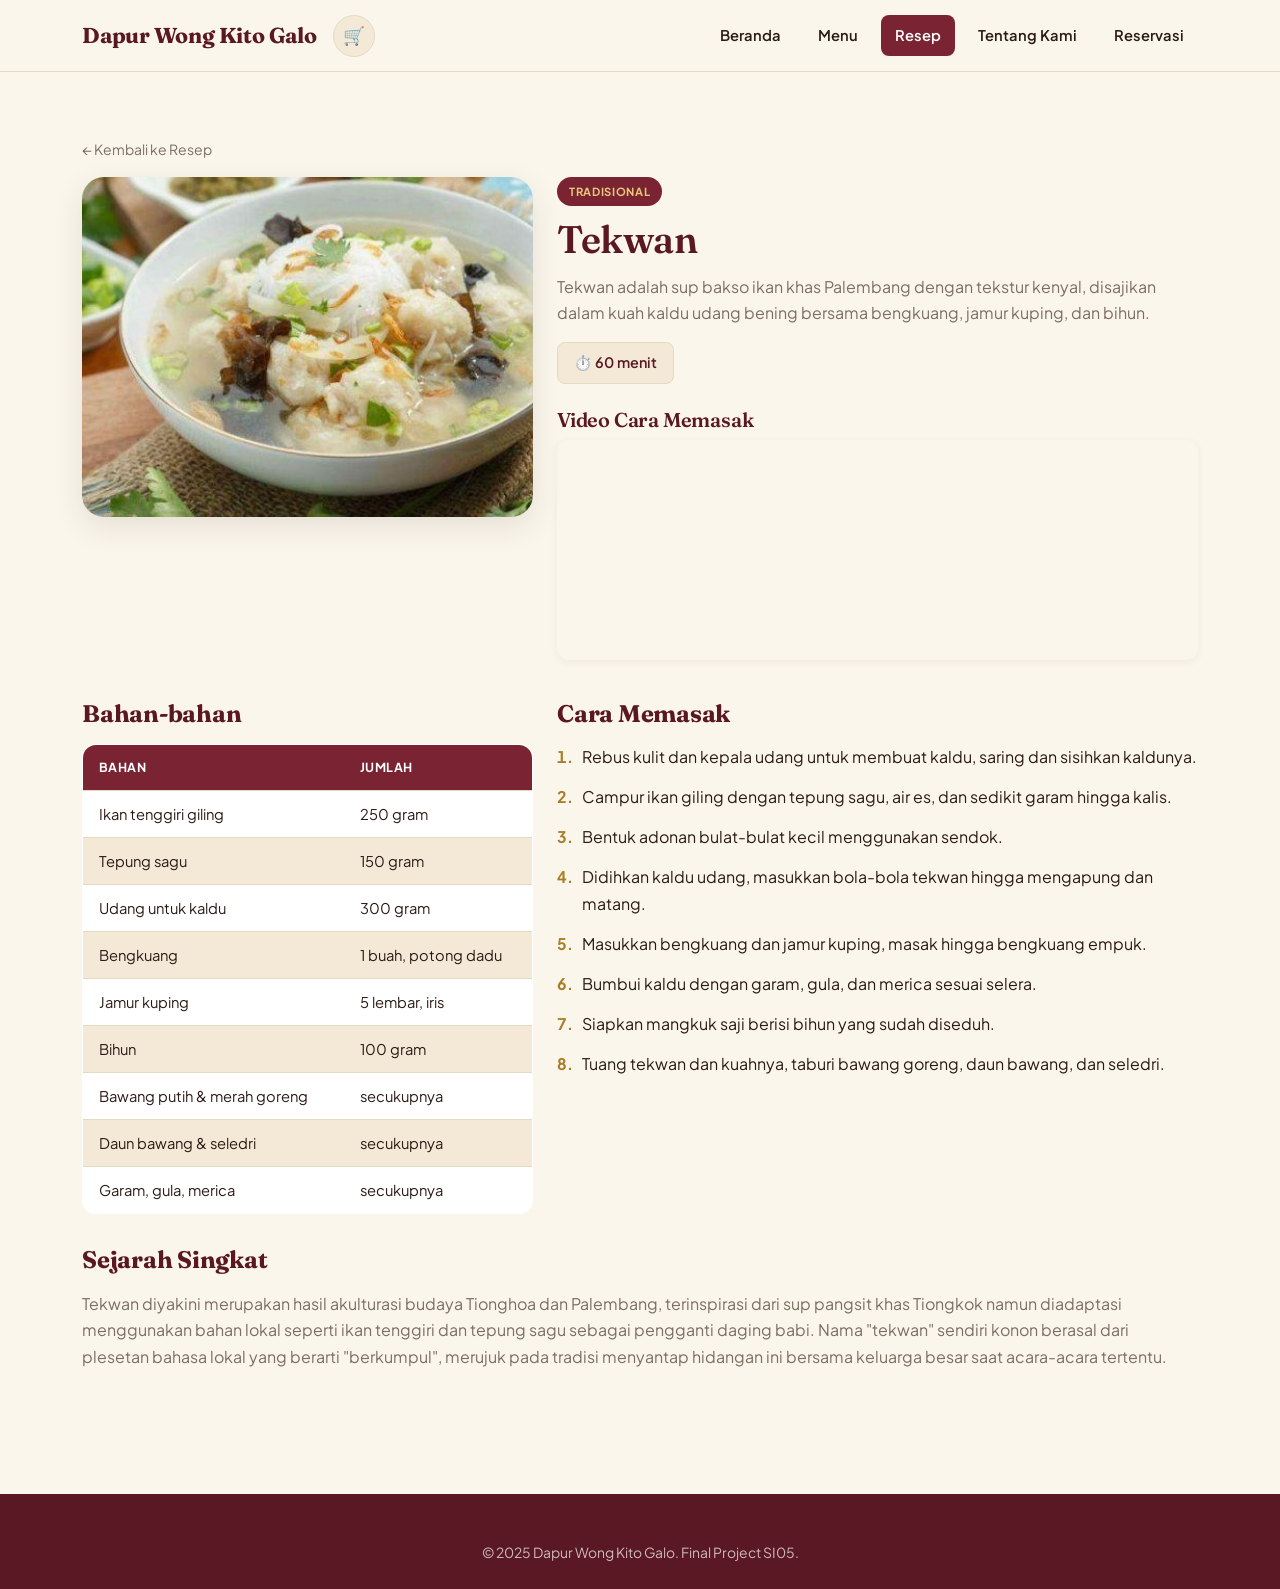
<file: detail-tekwan.html>
<!DOCTYPE html>
<html lang="id">
<head>
  <meta charset="UTF-8" />
  <meta name="viewport" content="width=device-width, initial-scale=1.0" />
  <title>Resep Tekwan — Dapur Wong Kito Galo</title>
  <link rel="stylesheet" href="https://cdn.jsdelivr.net/npm/bootstrap@5.3.3/dist/css/bootstrap.min.css" />
  <link rel="stylesheet" href="style2.css" />
</head>
<body>
  <nav class="navbar navbar-expand-lg sticky-top">
    <div class="container">
      <a class="navbar-brand fw-bold" href="index.html">Dapur Wong Kito Galo</a>
            <button class="cart-btn me-2" type="button" data-bs-toggle="offcanvas" data-bs-target="#cartOffcanvas" aria-controls="cartOffcanvas" title="Keranjang" aria-label="Buka keranjang belanja">
        🛒
        <span class="cart-badge d-none">0</span>
      </button>
      <button class="navbar-toggler" type="button" data-bs-toggle="collapse" data-bs-target="#navMenu" aria-label="Buka menu navigasi">
        <span class="navbar-toggler-icon"></span>
      </button>
      <div class="collapse navbar-collapse" id="navMenu">
        <ul class="navbar-nav ms-auto gap-2">
          <li class="nav-item"><a class="nav-link" href="index.html">Beranda</a></li>
          <li class="nav-item"><a class="nav-link" href="menu.html">Menu</a></li>
          <li class="nav-item"><a class="nav-link active" href="resep.html">Resep</a></li>
          <li class="nav-item"><a class="nav-link" href="about.html">Tentang Kami</a></li>
          <li class="nav-item"><a class="nav-link" href="contact.html">Reservasi</a></li>
        </ul>
      </div>
    </div>
  </nav>

  <div class="container section-pad">
    <a href="resep.html" class="text-muted small d-inline-block mb-3">← Kembali ke Resep</a>

    <div class="row g-4">
      <div class="col-lg-5">
        <img src="img/tekwan.jpeg" alt="Tekwan" class="recipe-img recipe-img-detail">
      </div>
      <div class="col-lg-7">
        <span class="badge-tag">Tradisional</span>
        <h1 class="recipe-detail-title">Tekwan</h1>
        <p class="text-muted">Tekwan adalah sup bakso ikan khas Palembang dengan tekstur kenyal, disajikan dalam kuah kaldu udang bening bersama bengkuang, jamur kuping, dan bihun.</p>

        <div class="d-flex gap-3 flex-wrap mt-3">
          <div class="stat-box">⏱️ 60 menit</div>
        </div>

        <div class="mt-4">
          <h5 class="fw-600">Video Cara Memasak</h5>
          <div class="video-wrapper mt-2">
            <iframe
              src="https://www.youtube.com/embed/t5lrV4s4dKA?si=j3gMKBbTHFnSRDaa"
              title="Video cara memasak Tekwan"
              frameborder="0"
              allowfullscreen
              style="width:100%;height:220px;border-radius:12px;"
            ></iframe>
          </div>
        </div>
      </div>
    </div>

    <div class="row g-4 mt-2">
      <div class="col-lg-5">
        <h4 class="fw-bold mb-3 heading-dark">Bahan-bahan</h4>
        <table class="jam-table">
          <thead>
            <tr><th>Bahan</th><th>Jumlah</th></tr>
          </thead>
          <tbody>
            <tr><td>Ikan tenggiri giling</td><td>250 gram</td></tr>
            <tr><td>Tepung sagu</td><td>150 gram</td></tr>
            <tr><td>Udang untuk kaldu</td><td>300 gram</td></tr>
            <tr><td>Bengkuang</td><td>1 buah, potong dadu</td></tr>
            <tr><td>Jamur kuping</td><td>5 lembar, iris</td></tr>
            <tr><td>Bihun</td><td>100 gram</td></tr>
            <tr><td>Bawang putih & merah goreng</td><td>secukupnya</td></tr>
            <tr><td>Daun bawang & seledri</td><td>secukupnya</td></tr>
            <tr><td>Garam, gula, merica</td><td>secukupnya</td></tr>
          </tbody>
        </table>
      </div>

      <div class="col-lg-7">
        <h4 class="fw-bold mb-3 heading-dark">Cara Memasak</h4>
        <ol class="cooking-steps">
          <li>Rebus kulit dan kepala udang untuk membuat kaldu, saring dan sisihkan kaldunya.</li>
          <li>Campur ikan giling dengan tepung sagu, air es, dan sedikit garam hingga kalis.</li>
          <li>Bentuk adonan bulat-bulat kecil menggunakan sendok.</li>
          <li>Didihkan kaldu udang, masukkan bola-bola tekwan hingga mengapung dan matang.</li>
          <li>Masukkan bengkuang dan jamur kuping, masak hingga bengkuang empuk.</li>
          <li>Bumbui kaldu dengan garam, gula, dan merica sesuai selera.</li>
          <li>Siapkan mangkuk saji berisi bihun yang sudah diseduh.</li>
          <li>Tuang tekwan dan kuahnya, taburi bawang goreng, daun bawang, dan seledri.</li>
        </ol>
      </div>
    </div>

    <div class="row g-4 mt-2">
      <div class="col-12">
        <h4 class="fw-bold mb-3 heading-dark">Sejarah Singkat</h4>
        <p class="text-muted">Tekwan diyakini merupakan hasil akulturasi budaya Tionghoa dan Palembang, terinspirasi dari sup pangsit khas Tiongkok namun diadaptasi menggunakan bahan lokal seperti ikan tenggiri dan tepung sagu sebagai pengganti daging babi. Nama "tekwan" sendiri konon berasal dari plesetan bahasa lokal yang berarti "berkumpul", merujuk pada tradisi menyantap hidangan ini bersama keluarga besar saat acara-acara tertentu.</p>
      </div>
    </div>
  </div>

  <footer class="site-footer mt-5">
    <div class="container text-center">
      <p class="mb-0 small">© 2025 Dapur Wong Kito Galo. Final Project SI05.</p>
    </div>
  </footer>

  <!-- OFFCANVAS KERANJANG (JS Blok 3: Cart System) -->
  <div class="offcanvas offcanvas-end" tabindex="-1" id="cartOffcanvas" aria-labelledby="cartOffcanvasLabel">
    <div class="offcanvas-cart-header d-flex align-items-center justify-content-between">
      <h5 class="mb-0" id="cartOffcanvasLabel">🛒 Keranjang Saya</h5>
      <button type="button" class="btn-close btn-close-white" data-bs-dismiss="offcanvas" aria-label="Close"></button>
    </div>
    <div class="offcanvas-body p-0 d-flex flex-column">
      <div class="px-4 flex-grow-1" style="overflow-y:auto;">
        <div id="cartEmptyState" class="cart-empty-state">
          <div class="icon">🛒</div>
          <p class="mb-0">Keranjang kamu masih kosong.<br>Yuk pilih menu favoritmu!</p>
        </div>
        <div id="cartItemsList"></div>
      </div>
      <div id="cartFooter" class="cart-footer" style="display:none;">
        <div class="cart-total-row">
          <span>Total</span>
          <span id="cartTotalPrice">Rp 0</span>
        </div>
        <a href="contact.html" class="btn-submit d-block text-center text-decoration-none">Lanjut ke Reservasi</a>
        <button type="button" id="cartClearBtn" class="btn btn-link text-muted small w-100 mt-2">Kosongkan Keranjang</button>
      </div>
    </div>
  </div>

  <script src="https://cdn.jsdelivr.net/npm/bootstrap@5.3.3/dist/js/bootstrap.bundle.min.js"></script>
  <script src="script.js"></script>
</body>
</html>
</file>
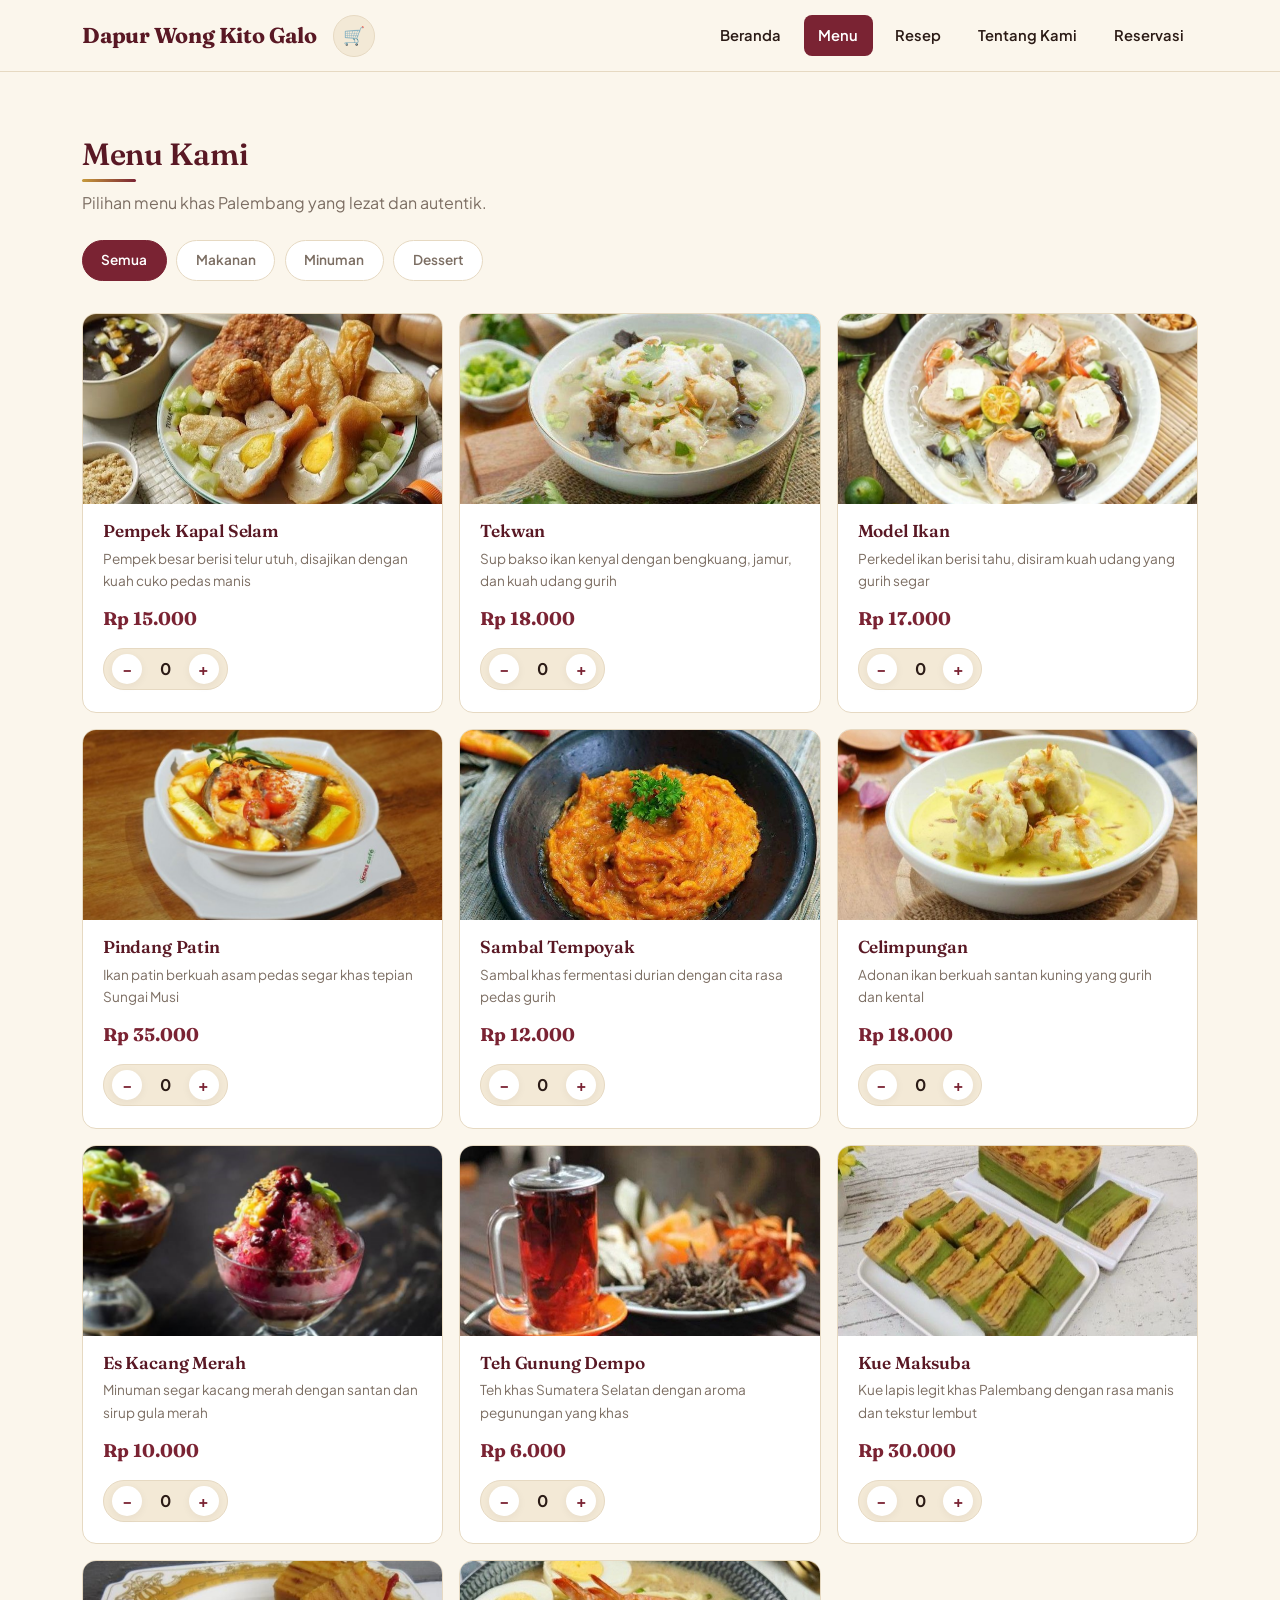
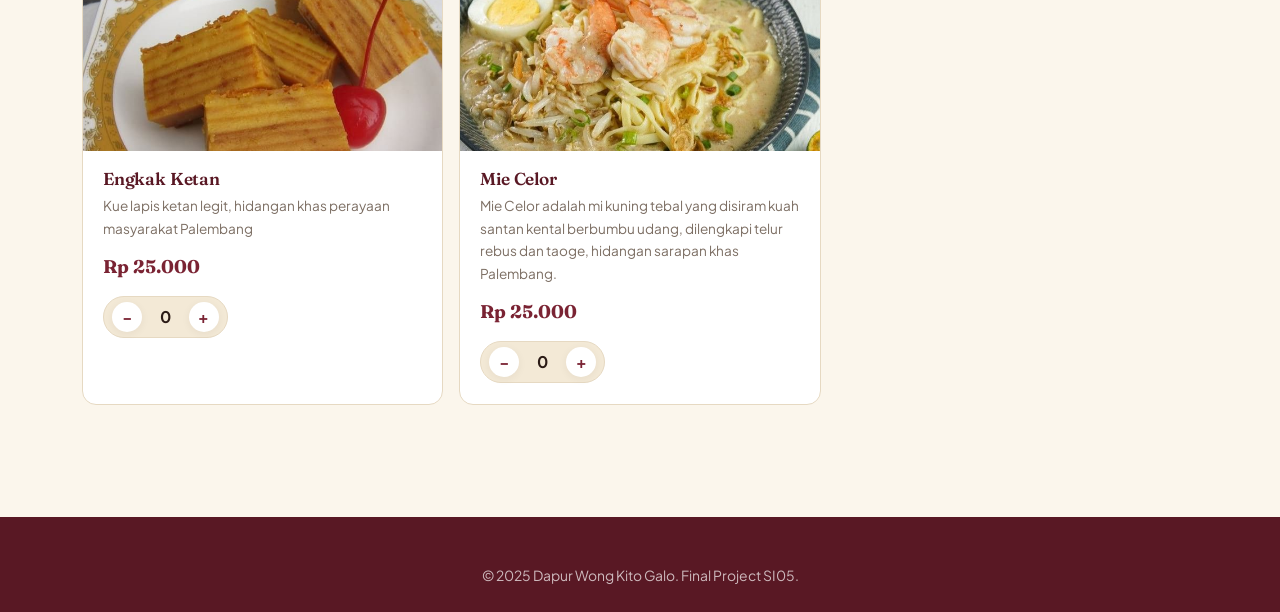
<file: menu.html>
<!DOCTYPE html>
<html lang="id">
<head>
  <meta charset="UTF-8" />
  <meta name="viewport" content="width=device-width, initial-scale=1.0" />
  <title>Menu — Dapur Wong Kito Galo</title>
  <link rel="stylesheet" href="https://cdn.jsdelivr.net/npm/bootstrap@5.3.3/dist/css/bootstrap.min.css" />
  <link rel="stylesheet" href="style2.css" />
</head>
<body>
  <nav class="navbar navbar-expand-lg sticky-top">
    <div class="container">
      <a class="navbar-brand fw-bold" href="index.html">Dapur Wong Kito Galo</a>
            <button class="cart-btn me-2" type="button" data-bs-toggle="offcanvas" data-bs-target="#cartOffcanvas" aria-controls="cartOffcanvas" title="Keranjang" aria-label="Buka keranjang belanja">
        🛒
        <span class="cart-badge d-none">0</span>
      </button>
      <button class="navbar-toggler" type="button" data-bs-toggle="collapse" data-bs-target="#navMenu" aria-label="Buka menu navigasi">
        <span class="navbar-toggler-icon"></span>
      </button>
      <div class="collapse navbar-collapse" id="navMenu">
        <ul class="navbar-nav ms-auto gap-2">
          <li class="nav-item"><a class="nav-link" href="index.html">Beranda</a></li>
          <li class="nav-item"><a class="nav-link active" href="menu.html">Menu</a></li>
          <li class="nav-item"><a class="nav-link" href="resep.html">Resep</a></li>
          <li class="nav-item"><a class="nav-link" href="about.html">Tentang Kami</a></li>
          <li class="nav-item"><a class="nav-link" href="contact.html">Reservasi</a></li>
        </ul>
      </div>
    </div>
  </nav>

  <div class="container section-pad">
    <h1 class="section-title mb-2">Menu Kami</h1>
    <p class="text-muted mb-4">Pilihan menu khas Palembang yang lezat dan autentik.</p>

    <!-- FILTER CHIPS (JS Blok 2) -->
    <div class="filter-bar">
      <button class="filter-chip active" data-filter="semua">Semua</button>
      <button class="filter-chip" data-filter="makanan">Makanan</button>
      <button class="filter-chip" data-filter="minuman">Minuman</button>
      <button class="filter-chip" data-filter="dessert">Dessert</button>
    </div>

    <!-- MENU GRID (kartu menu ditulis statis di sini, filter kategori tetap dibantu JS) -->
    <div class="row g-3" id="menuGrid">
      <div class="col-sm-6 col-lg-4" data-category="makanan">
        <div class="menu-card w-100" data-cart-id="pempek-kapal-selam" data-cart-name="Pempek Kapal Selam" data-cart-price="15000" data-cart-icon="🍢">
          <img src="img/pempek kapal selam.jpeg" alt="Pempek Kapal Selam" class="menu-img" loading="lazy">
          <div class="menu-info">
            <h5>Pempek Kapal Selam</h5>
            <p>Pempek besar berisi telur utuh, disajikan dengan kuah cuko pedas manis</p>
            <span class="price">Rp 15.000</span>
            <div class="qty-stepper">
              <button type="button" class="qty-minus" aria-label="Kurangi Pempek Kapal Selam">−</button>
              <span class="qty-value">0</span>
              <button type="button" class="qty-plus card-add-btn" aria-label="Tambah Pempek Kapal Selam">+</button>
            </div>
          </div>
        </div>
      </div>
      <div class="col-sm-6 col-lg-4" data-category="makanan">
        <div class="menu-card w-100" data-cart-id="tekwan" data-cart-name="Tekwan" data-cart-price="18000" data-cart-icon="🥣">
          <img src="img/tekwan.jpeg" alt="Tekwan" class="menu-img" loading="lazy">
          <div class="menu-info">
            <h5>Tekwan</h5>
            <p>Sup bakso ikan kenyal dengan bengkuang, jamur, dan kuah udang gurih</p>
            <span class="price">Rp 18.000</span>
            <div class="qty-stepper">
              <button type="button" class="qty-minus" aria-label="Kurangi Tekwan">−</button>
              <span class="qty-value">0</span>
              <button type="button" class="qty-plus card-add-btn" aria-label="Tambah Tekwan">+</button>
            </div>
          </div>
        </div>
      </div>
      <div class="col-sm-6 col-lg-4" data-category="makanan">
        <div class="menu-card w-100" data-cart-id="model-ikan" data-cart-name="Model Ikan" data-cart-price="17000" data-cart-icon="🍲">
          <img src="img/model ikan.jpeg" alt="Model Ikan" class="menu-img" loading="lazy">
          <div class="menu-info">
            <h5>Model Ikan</h5>
            <p>Perkedel ikan berisi tahu, disiram kuah udang yang gurih segar</p>
            <span class="price">Rp 17.000</span>
            <div class="qty-stepper">
              <button type="button" class="qty-minus" aria-label="Kurangi Model Ikan">−</button>
              <span class="qty-value">0</span>
              <button type="button" class="qty-plus card-add-btn" aria-label="Tambah Model Ikan">+</button>
            </div>
          </div>
        </div>
      </div>
      <div class="col-sm-6 col-lg-4" data-category="makanan">
        <div class="menu-card w-100" data-cart-id="pindang-patin" data-cart-name="Pindang Patin" data-cart-price="35000" data-cart-icon="🐟">
          <img src="img/pindang patin.jpeg" alt="Pindang Patin" class="menu-img" loading="lazy">
          <div class="menu-info">
            <h5>Pindang Patin</h5>
            <p>Ikan patin berkuah asam pedas segar khas tepian Sungai Musi</p>
            <span class="price">Rp 35.000</span>
            <div class="qty-stepper">
              <button type="button" class="qty-minus" aria-label="Kurangi Pindang Patin">−</button>
              <span class="qty-value">0</span>
              <button type="button" class="qty-plus card-add-btn" aria-label="Tambah Pindang Patin">+</button>
            </div>
          </div>
        </div>
      </div>
      <div class="col-sm-6 col-lg-4" data-category="makanan">
        <div class="menu-card w-100" data-cart-id="sambal-tempoyak" data-cart-name="Sambal Tempoyak" data-cart-price="12000" data-cart-icon="🍜">
          <img src="img/sambal tempoyak.jpeg" alt="Sambal Tempoyak" class="menu-img" loading="lazy">
          <div class="menu-info">
            <h5>Sambal Tempoyak</h5>
            <p>Sambal khas fermentasi durian dengan cita rasa pedas gurih</p>
            <span class="price">Rp 12.000</span>
            <div class="qty-stepper">
              <button type="button" class="qty-minus" aria-label="Kurangi Sambal Tempoyak">−</button>
              <span class="qty-value">0</span>
              <button type="button" class="qty-plus card-add-btn" aria-label="Tambah Sambal Tempoyak">+</button>
            </div>
          </div>
        </div>
      </div>
      <div class="col-sm-6 col-lg-4" data-category="makanan">
        <div class="menu-card w-100" data-cart-id="celimpungan" data-cart-name="Celimpungan" data-cart-price="18000" data-cart-icon="🍢">
          <img src="img/celimpungan.jpeg" alt="Celimpungan" class="menu-img" loading="lazy">
          <div class="menu-info">
            <h5>Celimpungan</h5>
            <p>Adonan ikan berkuah santan kuning yang gurih dan kental</p>
            <span class="price">Rp 18.000</span>
            <div class="qty-stepper">
              <button type="button" class="qty-minus" aria-label="Kurangi Celimpungan">−</button>
              <span class="qty-value">0</span>
              <button type="button" class="qty-plus card-add-btn" aria-label="Tambah Celimpungan">+</button>
            </div>
          </div>
        </div>
      </div>
      <div class="col-sm-6 col-lg-4" data-category="minuman">
        <div class="menu-card w-100" data-cart-id="es-kacang-merah" data-cart-name="Es Kacang Merah" data-cart-price="10000" data-cart-icon="🍧">
          <img src="img/es kacang merah 2.jpg" alt="Es Kacang Merah" class="menu-img" loading="lazy">
          <div class="menu-info">
            <h5>Es Kacang Merah</h5>
            <p>Minuman segar kacang merah dengan santan dan sirup gula merah</p>
            <span class="price">Rp 10.000</span>
            <div class="qty-stepper">
              <button type="button" class="qty-minus" aria-label="Kurangi Es Kacang Merah">−</button>
              <span class="qty-value">0</span>
              <button type="button" class="qty-plus card-add-btn" aria-label="Tambah Es Kacang Merah">+</button>
            </div>
          </div>
        </div>
      </div>
      <div class="col-sm-6 col-lg-4" data-category="minuman">
        <div class="menu-card w-100" data-cart-id="teh-gunung-dempo" data-cart-name="Teh Gunung Dempo" data-cart-price="6000" data-cart-icon="🍵">
          <img src="img/teh gunung dempo.jpeg" alt="Teh Gunung Dempo" class="menu-img" loading="lazy">
          <div class="menu-info">
            <h5>Teh Gunung Dempo</h5>
            <p>Teh khas Sumatera Selatan dengan aroma pegunungan yang khas</p>
            <span class="price">Rp 6.000</span>
            <div class="qty-stepper">
              <button type="button" class="qty-minus" aria-label="Kurangi Teh Gunung Dempo">−</button>
              <span class="qty-value">0</span>
              <button type="button" class="qty-plus card-add-btn" aria-label="Tambah Teh Gunung Dempo">+</button>
            </div>
          </div>
        </div>
      </div>
      <div class="col-sm-6 col-lg-4" data-category="dessert">
        <div class="menu-card w-100" data-cart-id="kue-maksuba" data-cart-name="Kue Maksuba" data-cart-price="30000" data-cart-icon="🍰">
          <img src="img/kue mak suba.jpeg" alt="Kue Maksuba" class="menu-img" loading="lazy">
          <div class="menu-info">
            <h5>Kue Maksuba</h5>
            <p>Kue lapis legit khas Palembang dengan rasa manis dan tekstur lembut</p>
            <span class="price">Rp 30.000</span>
            <div class="qty-stepper">
              <button type="button" class="qty-minus" aria-label="Kurangi Kue Maksuba">−</button>
              <span class="qty-value">0</span>
              <button type="button" class="qty-plus card-add-btn" aria-label="Tambah Kue Maksuba">+</button>
            </div>
          </div>
        </div>
      </div>
      <div class="col-sm-6 col-lg-4" data-category="dessert">
        <div class="menu-card w-100" data-cart-id="engkak-ketan" data-cart-name="Engkak Ketan" data-cart-price="25000" data-cart-icon="🍮">
          <img src="img/engkak ketan.jpeg" alt="Engkak Ketan" class="menu-img" loading="lazy">
          <div class="menu-info">
            <h5>Engkak Ketan</h5>
            <p>Kue lapis ketan legit, hidangan khas perayaan masyarakat Palembang</p>
            <span class="price">Rp 25.000</span>
            <div class="qty-stepper">
              <button type="button" class="qty-minus" aria-label="Kurangi Engkak Ketan">−</button>
              <span class="qty-value">0</span>
              <button type="button" class="qty-plus card-add-btn" aria-label="Tambah Engkak Ketan">+</button>
            </div>
          </div>
        </div>
      </div>
      <div class="col-sm-6 col-lg-4" data-category="makanan">
        <div class="menu-card w-100" data-cart-id="mie celor" data-cart-name="mie celor" data-cart-price="25000" data-cart-icon="🍜">
          <img src="img/mie celor.jpeg" alt="mie celor" class="menu-img" loading="lazy">
          <div class="menu-info">
            <h5>Mie Celor</h5>
            <p>Mie Celor adalah mi kuning tebal yang disiram kuah santan kental berbumbu udang,
               dilengkapi telur rebus dan taoge, hidangan sarapan khas Palembang.</p>
            <span class="price">Rp 25.000</span>
            <div class="qty-stepper">
              <button type="button" class="qty-minus" aria-label="Kurangi mie celor">−</button>
              <span class="qty-value">0</span>
              <button type="button" class="qty-plus card-add-btn" aria-label="Tambah mie celor">+</button>
            </div>
          </div>
        </div>
      </div>
    </div>
  </div>
  <footer class="site-footer mt-5">
    <div class="container text-center">
      <p class="mb-0 small">© 2025 Dapur Wong Kito Galo. Final Project SI05.</p>
    </div>
  </footer>

  <!-- OFFCANVAS KERANJANG (JS Blok 4: Cart System) -->
  <div class="offcanvas offcanvas-end" tabindex="-1" id="cartOffcanvas" aria-labelledby="cartOffcanvasLabel">
    <div class="offcanvas-cart-header d-flex align-items-center justify-content-between">
      <h5 class="mb-0" id="cartOffcanvasLabel">🛒 Keranjang Saya</h5>
      <button type="button" class="btn-close btn-close-white" data-bs-dismiss="offcanvas" aria-label="Close"></button>
    </div>
    <div class="offcanvas-body p-0 d-flex flex-column">
      <div class="px-4 flex-grow-1" style="overflow-y:auto;">
        <div id="cartEmptyState" class="cart-empty-state">
          <div class="icon">🛒</div>
          <p class="mb-0">Keranjang kamu masih kosong.<br>Yuk pilih menu favoritmu!</p>
        </div>
        <div id="cartItemsList"></div>
      </div>
      <div id="cartFooter" class="cart-footer" style="display:none;">
        <div class="cart-total-row">
          <span>Total</span>
          <span id="cartTotalPrice">Rp 0</span>
        </div>
        <a href="contact.html" class="btn-submit d-block text-center text-decoration-none">Lanjut ke Reservasi</a>
        <button type="button" id="cartClearBtn" class="btn btn-link text-muted small w-100 mt-2">Kosongkan Keranjang</button>
      </div>
    </div>
  </div>

  <script src="https://cdn.jsdelivr.net/npm/bootstrap@5.3.3/dist/js/bootstrap.bundle.min.js"></script>
  <script src="script.js"></script>
</body>
</html>
</file>
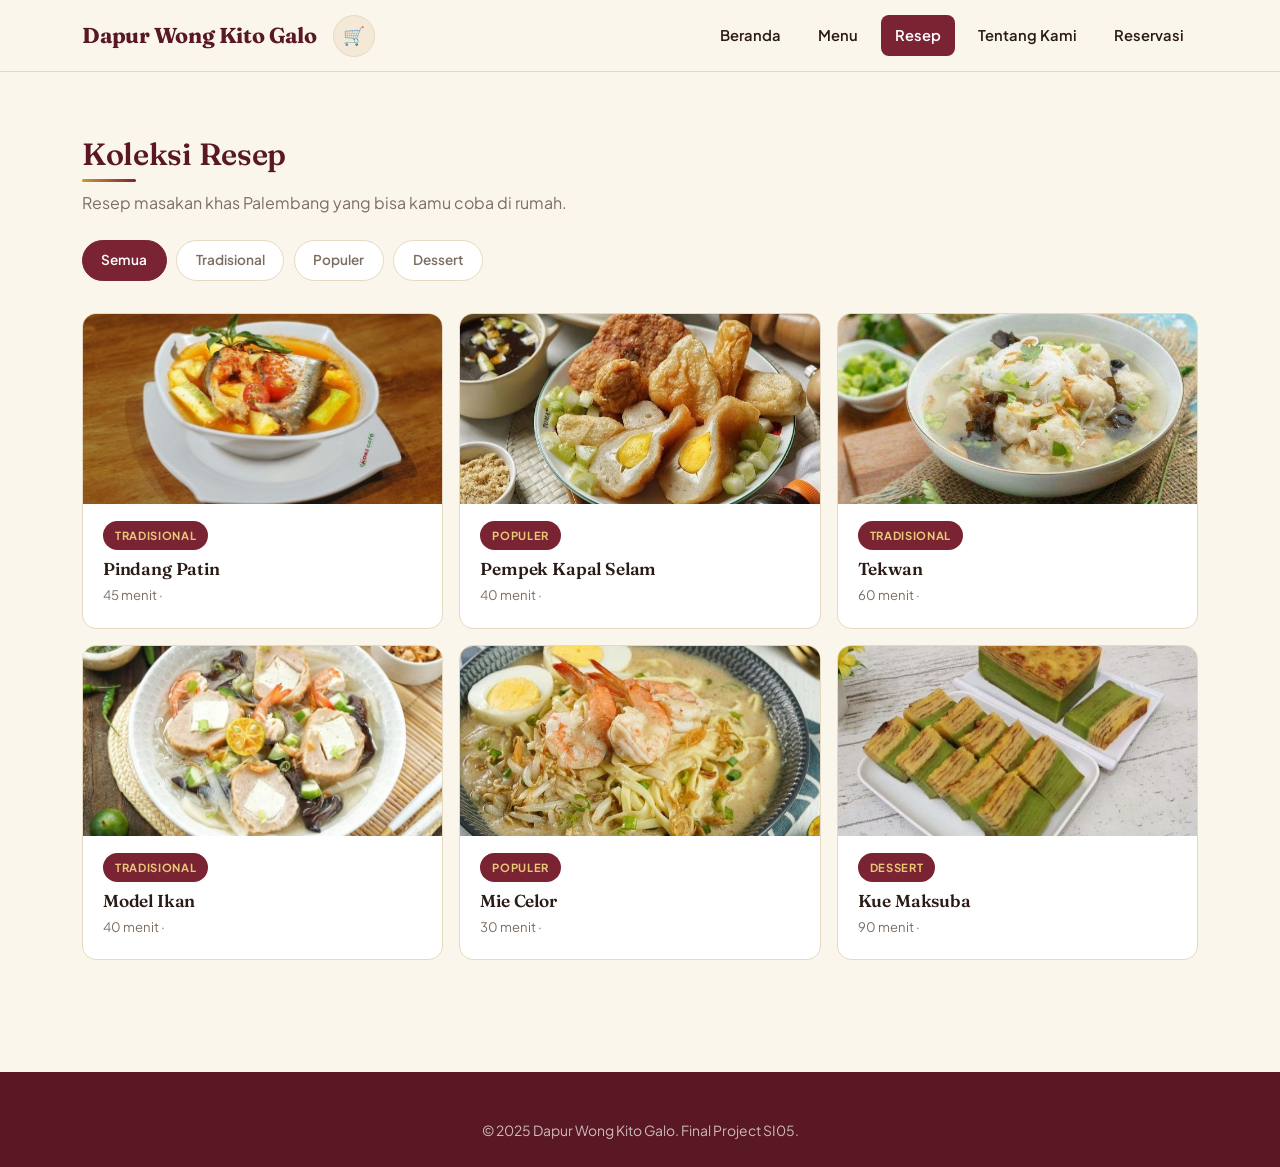
<file: resep.html>
<!DOCTYPE html>
<html lang="id">
<head>
  <meta charset="UTF-8" />
  <meta name="viewport" content="width=device-width, initial-scale=1.0" />
  <title>Resep — Dapur Wong Kito Galo</title>
  <link rel="stylesheet" href="https://cdn.jsdelivr.net/npm/bootstrap@5.3.3/dist/css/bootstrap.min.css" />
  <link rel="stylesheet" href="style2.css" />
</head>
<body>
  <nav class="navbar navbar-expand-lg sticky-top">
    <div class="container">
      <a class="navbar-brand fw-bold" href="index.html">Dapur Wong Kito Galo</a>
            <button class="cart-btn me-2" type="button" data-bs-toggle="offcanvas" data-bs-target="#cartOffcanvas" aria-controls="cartOffcanvas" title="Keranjang" aria-label="Buka keranjang belanja">
        🛒
        <span class="cart-badge d-none">0</span>
      </button>
      <button class="navbar-toggler" type="button" data-bs-toggle="collapse" data-bs-target="#navMenu" aria-label="Buka menu navigasi">
        <span class="navbar-toggler-icon"></span>
      </button>
      <div class="collapse navbar-collapse" id="navMenu">
        <ul class="navbar-nav ms-auto gap-2">
          <li class="nav-item"><a class="nav-link" href="index.html">Beranda</a></li>
          <li class="nav-item"><a class="nav-link" href="menu.html">Menu</a></li>
          <li class="nav-item"><a class="nav-link active" href="resep.html">Resep</a></li>
          <li class="nav-item"><a class="nav-link" href="about.html">Tentang Kami</a></li>
          <li class="nav-item"><a class="nav-link" href="contact.html">Reservasi</a></li>
        </ul>
      </div>
    </div>
  </nav>

  <div class="container section-pad">
    <h1 class="section-title mb-2">Koleksi Resep</h1>
    <p class="text-muted mb-4">Resep masakan khas Palembang yang bisa kamu coba di rumah.</p>

    <div class="filter-bar">
      <button class="filter-chip active" data-filter="semua">Semua</button>
      <button class="filter-chip" data-filter="tradisional">Tradisional</button>
      <button class="filter-chip" data-filter="populer">Populer</button>
      <button class="filter-chip" data-filter="dessert">Dessert</button>
    </div>

    <!-- RESEP GRID (kartu resep ditulis statis di sini, filter kategori tetap dibantu JS) -->
    <div class="row g-3" id="resepGrid">
      <div class="col-sm-6 col-lg-4" data-category="tradisional">
        <a href="detail-pindang-patin.html" class="recipe-card">
          <img src="img/pindang patin.jpeg" alt="Pindang Patin" class="recipe-img" loading="lazy">
          <div class="recipe-body">
            <span class="badge-tag">Tradisional</span>
            <h5>Pindang Patin</h5>
            <p>45 menit · </p>
          </div>
        </a>
      </div>
      <div class="col-sm-6 col-lg-4" data-category="populer">
        <a href="detail-pempek-kapal-selam.html" class="recipe-card">
          <img src="img/pempek kapal selam.jpeg" alt="Pempek Kapal Selam" class="recipe-img" loading="lazy">
          <div class="recipe-body">
            <span class="badge-tag">Populer</span>
            <h5>Pempek Kapal Selam</h5>
            <p>40 menit · </p>
          </div>
        </a>
      </div>
      <div class="col-sm-6 col-lg-4" data-category="tradisional">
        <a href="detail-tekwan.html" class="recipe-card">
          <img src="img/tekwan.jpeg" alt="Tekwan" class="recipe-img" loading="lazy">
          <div class="recipe-body">
            <span class="badge-tag">Tradisional</span>
            <h5>Tekwan</h5>
            <p>60 menit · </p>
          </div>
        </a>
      </div>
      <div class="col-sm-6 col-lg-4" data-category="tradisional">
        <a href="detail-model-ikan.html" class="recipe-card">
          <img src="img/model ikan.jpeg" alt="Model Ikan" class="recipe-img" loading="lazy">
          <div class="recipe-body">
            <span class="badge-tag">Tradisional</span>
            <h5>Model Ikan</h5>
            <p>40 menit · </p>
          </div>
        </a>
      </div>
      <div class="col-sm-6 col-lg-4" data-category="populer">
        <a href="detail-mie-celor.html" class="recipe-card">
          <img src="img/mie celor.jpeg" alt="Mie Celor" class="recipe-img" loading="lazy">
          <div class="recipe-body">
            <span class="badge-tag">Populer</span>
            <h5>Mie Celor</h5>
            <p>30 menit · </p>
          </div>
        </a>
      </div>
      <div class="col-sm-6 col-lg-4" data-category="dessert">
        <a href="detail-kue-maksuba.html" class="recipe-card">
          <img src="img/kue mak suba.jpeg" alt="Kue Maksuba" class="recipe-img" loading="lazy">
          <div class="recipe-body">
            <span class="badge-tag">Dessert</span>
            <h5>Kue Maksuba</h5>
            <p>90 menit · </p>
          </div>
        </a>
      </div>
    </div>
  </div>
  <footer class="site-footer mt-5">
    <div class="container text-center">
      <p class="mb-0 small">© 2025 Dapur Wong Kito Galo. Final Project SI05.</p>
    </div>
  </footer>

  <!-- OFFCANVAS KERANJANG (JS Blok 4: Cart System) -->
  <div class="offcanvas offcanvas-end" tabindex="-1" id="cartOffcanvas" aria-labelledby="cartOffcanvasLabel">
    <div class="offcanvas-cart-header d-flex align-items-center justify-content-between">
      <h5 class="mb-0" id="cartOffcanvasLabel">🛒 Keranjang Saya</h5>
      <button type="button" class="btn-close btn-close-white" data-bs-dismiss="offcanvas" aria-label="Close"></button>
    </div>
    <div class="offcanvas-body p-0 d-flex flex-column">
      <div class="px-4 flex-grow-1" style="overflow-y:auto;">
        <div id="cartEmptyState" class="cart-empty-state">
          <div class="icon">🛒</div>
          <p class="mb-0">Keranjang kamu masih kosong.<br>Yuk pilih menu favoritmu!</p>
        </div>
        <div id="cartItemsList"></div>
      </div>
      <div id="cartFooter" class="cart-footer" style="display:none;">
        <div class="cart-total-row">
          <span>Total</span>
          <span id="cartTotalPrice">Rp 0</span>
        </div>
        <a href="contact.html" class="btn-submit d-block text-center text-decoration-none">Lanjut ke Reservasi</a>
        <button type="button" id="cartClearBtn" class="btn btn-link text-muted small w-100 mt-2">Kosongkan Keranjang</button>
      </div>
    </div>
  </div>

  <script src="https://cdn.jsdelivr.net/npm/bootstrap@5.3.3/dist/js/bootstrap.bundle.min.js"></script>
  <script src="script.js"></script>
</body>
</html>
</file>
<file: style2.css>
/* =========================================================
   DAPUR WONG KITO GALO — STYLESHEET UTAMA
   Tema: kuliner Palembang — merah songket, benang emas,
   dan tenang keruh Sungai Musi.
   ========================================================= */

@import url('https://fonts.googleapis.com/css2?family=Fraunces:ital,opsz,wght@0,9..144,400;0,9..144,500;0,9..144,600;0,9..144,700;1,9..144,500&family=Plus+Jakarta+Sans:wght@400;500;600;700;800&display=swap');

:root{
  /* --- Warna --- */
  --maroon:        #7A2333;
  --maroon-dark:   #591824;
  --maroon-light:  #9C3247;
  --gold:          #C79A3C;
  --gold-light:    #E5C878;
  --gold-dark:     #A87F27;
  --cream:         #FBF6EC;
  --cream-soft:    #F3E9D6;
  --ink:           #2B1B16;
  --muted:         #7C6E63;
  --muted-light:   #A79A8C;
  --border:        #E6D9C2;
  --white:         #FFFFFF;
  --success:       #2F7D53;

  /* --- Tipografi --- */
  --font-display: 'Fraunces', 'Georgia', serif;
  --font-body: 'Plus Jakarta Sans', -apple-system, BlinkMacSystemFont, sans-serif;

  /* --- Bentuk & bayangan --- */
  --radius-sm: 8px;
  --radius-md: 14px;
  --radius-lg: 22px;
  --shadow-sm: 0 2px 8px rgba(43, 27, 22, 0.06);
  --shadow-md: 0 10px 30px rgba(43, 27, 22, 0.10);
  --shadow-lg: 0 20px 50px rgba(43, 27, 22, 0.16);
  --transition: 220ms cubic-bezier(.4,0,.2,1);
}

/* =========================================================
   RESET & BASE
   ========================================================= */
*{ box-sizing: border-box; }

html{ scroll-behavior: smooth; }

body{
  font-family: var(--font-body);
  background: var(--cream);
  color: var(--ink);
  line-height: 1.65;
  -webkit-font-smoothing: antialiased;
  overflow-x: hidden;
}

h1, h2, h3, h4, h5, h6{
  font-family: var(--font-display);
  color: var(--maroon-dark);
  font-weight: 600;
  letter-spacing: -0.01em;
  margin: 0;
}

a{
  color: var(--maroon);
  text-decoration: none;
  transition: color var(--transition);
}
a:hover{ color: var(--gold-dark); }

p{ margin: 0 0 0.75rem; }

.text-muted{ color: var(--muted) !important; }

img{ max-width: 100%; display: block; }

:focus-visible{
  outline: 2.5px solid var(--gold-dark);
  outline-offset: 2px;
}

.fw-600{ font-weight: 600; }

/* =========================================================
   UTILITAS UMUM
   ========================================================= */
.section-pad{ padding-block: 4rem; }

.section-title{
  font-size: clamp(1.6rem, 2.4vw, 2.1rem);
  color: var(--maroon-dark);
  position: relative;
  padding-bottom: .55rem;
}
.section-title::after{
  content: "";
  position: absolute;
  left: 0; bottom: 0;
  width: 54px; height: 3px;
  background: linear-gradient(90deg, var(--gold), var(--maroon));
  border-radius: 3px;
}

.section-header{
  display: flex;
  align-items: flex-end;
  justify-content: space-between;
  flex-wrap: wrap;
  gap: 1rem;
  margin-bottom: 2rem;
}

.bg-soft{
  background: var(--cream-soft);
}

.heading-dark{ color: var(--maroon-dark); }

.heading-primary{
  color: var(--maroon);
  font-size: 1.05rem;
  margin: 0;
}

.badge-tag{
  display: inline-block;
  background: var(--maroon);
  color: var(--gold-light);
  font-family: var(--font-body);
  font-size: .7rem;
  font-weight: 700;
  letter-spacing: .06em;
  text-transform: uppercase;
  padding: .32rem .75rem;
  border-radius: 999px;
}

.stat-box{
  background: var(--cream-soft);
  border: 1px solid var(--border);
  color: var(--maroon-dark);
  font-weight: 600;
  font-size: .9rem;
  padding: .5rem 1rem;
  border-radius: var(--radius-sm);
}

/* =========================================================
   NAVBAR
   ========================================================= */
.navbar{
  background: rgba(251, 246, 236, 0.92);
  backdrop-filter: blur(10px);
  border-bottom: 1px solid var(--border);
  padding-block: .8rem;
}

.navbar-brand{
  font-family: var(--font-display);
  font-size: 1.35rem;
  color: var(--maroon-dark) !important;
  letter-spacing: -0.01em;
}

.navbar-nav .nav-link{
  font-weight: 600;
  font-size: .92rem;
  color: var(--ink) !important;
  padding: .5rem .9rem !important;
  border-radius: var(--radius-sm);
  transition: color var(--transition), background var(--transition);
}

.navbar-nav .nav-link:hover{
  color: var(--maroon) !important;
  background: var(--cream-soft);
}

.navbar-nav .nav-link.active{
  color: var(--white) !important;
  background: var(--maroon);
}

.navbar-toggler{
  border: 1px solid var(--border);
  padding: .35rem .55rem;
}
.navbar-toggler:focus{ box-shadow: 0 0 0 .2rem rgba(122,35,51,.25); }

.cart-btn{
  position: relative;
  background: var(--cream-soft);
  border: 1px solid var(--border);
  border-radius: 999px;
  width: 42px;
  height: 42px;
  font-size: 1.1rem;
  display: inline-flex;
  align-items: center;
  justify-content: center;
  transition: background var(--transition), transform var(--transition);
}
.cart-btn:hover{ background: var(--gold-light); transform: translateY(-1px); }

.cart-badge{
  position: absolute;
  top: -4px;
  right: -4px;
  background: var(--maroon);
  color: var(--white);
  font-size: .65rem;
  font-weight: 700;
  min-width: 19px;
  height: 19px;
  border-radius: 999px;
  display: flex;
  align-items: center;
  justify-content: center;
  padding: 0 4px;
  border: 2px solid var(--cream);
}

/* =========================================================
   HERO
   ========================================================= */
.hero{
  position: relative;
  min-height: 78vh;
  display: flex;
  align-items: center;
  background:
    linear-gradient(160deg, rgba(89,24,36,0.88) 0%, rgba(122,35,51,0.80) 45%, rgba(200,154,60,0.55) 100%),
    url('ampera.jpg') center/cover no-repeat;
  background-color: var(--maroon-dark);
  overflow: hidden;
}

.hero::before{
  content: "";
  position: absolute;
  inset: 0;
  background-image: radial-gradient(circle, rgba(229,200,120,0.35) 1.5px, transparent 1.5px);
  background-size: 26px 26px;
  opacity: .35;
  pointer-events: none;
}

.hero-content{
  position: relative;
  z-index: 1;
  max-width: 640px;
  margin-left: 8vw;
  color: var(--white);
}

.hero-content .subtitle{
  font-family: var(--font-body);
  font-weight: 700;
  letter-spacing: .18em;
  font-size: .8rem;
  color: var(--gold-light);
  text-transform: uppercase;
  margin-bottom: .9rem;
}

.hero-content h1{
  color: var(--white);
  font-size: clamp(2.4rem, 5vw, 3.6rem);
  line-height: 1.08;
  margin-bottom: 1.1rem;
}

.hero-content p{
  color: rgba(255,255,255,0.85);
  font-size: 1.05rem;
  max-width: 460px;
  margin-bottom: 1.75rem;
}

.hero-content .btn{
  display: flex;
  gap: 1rem;
  flex-wrap: wrap;
}

.btn-primary-custom{
  background: var(--gold);
  border: 1px solid var(--gold);
  color: var(--maroon-dark);
  font-weight: 700;
  padding: .75rem 1.6rem;
  border-radius: 999px;
  transition: all var(--transition);
}
.btn-primary-custom:hover{
  background: var(--gold-light);
  border-color: var(--gold-light);
  color: var(--maroon-dark);
  transform: translateY(-2px);
  box-shadow: var(--shadow-md);
}

.btn-outline-custom{
  background: transparent;
  border: 1.5px solid rgba(255,255,255,0.55);
  color: var(--white);
  font-weight: 700;
  padding: .75rem 1.6rem;
  border-radius: 999px;
  transition: all var(--transition);
}
.btn-outline-custom:hover{
  background: rgba(255,255,255,0.12);
  border-color: var(--white);
  color: var(--white);
  transform: translateY(-2px);
}

/* =========================================================
   CAROUSEL — MENU UNGGULAN
   ========================================================= */
.carousel-controls{
  display: flex;
  gap: .5rem;
}

.ctrl-btn{
  width: 40px;
  height: 40px;
  border-radius: 999px;
  border: 1px solid var(--border);
  background: var(--white);
  color: var(--maroon);
  font-size: 1.1rem;
  display: inline-flex;
  align-items: center;
  justify-content: center;
  cursor: pointer;
  transition: all var(--transition);
}
.ctrl-btn:hover{
  background: var(--maroon);
  color: var(--white);
  border-color: var(--maroon);
}

.carousel-wrapper{
  overflow: hidden;
}

.menu-carousel{
  display: flex;
  gap: 1.25rem;
  transition: transform 450ms cubic-bezier(.4,0,.2,1);
}

.menu-carousel .menu-card{
  flex: 0 0 100%;
  max-width: 300px;
}

/* =========================================================
   KARTU MENU
   ========================================================= */
.menu-card{
  background: var(--white);
  border: 1px solid var(--border);
  border-radius: var(--radius-md);
  overflow: hidden;
  height: 100%;
  transition: transform var(--transition), box-shadow var(--transition);
}
.menu-card:hover{
  transform: translateY(-5px);
  box-shadow: var(--shadow-md);
  border-color: var(--gold-light);
}

.menu-img{
  width: 100%;
  height: 190px;
  object-fit: cover;
}

.menu-info{
  padding: 1.1rem 1.25rem 1.35rem;
}

.menu-info h5{
  font-size: 1.08rem;
  margin-bottom: .35rem;
}

.menu-info p{
  font-size: .85rem;
  color: var(--muted);
  min-height: 2.6em;
}

.menu-info .price{
  display: block;
  font-family: var(--font-display);
  font-weight: 700;
  color: var(--maroon);
  font-size: 1.15rem;
  margin: .5rem 0 .85rem;
}

.qty-stepper{
  display: inline-flex;
  align-items: center;
  gap: .9rem;
  background: var(--cream-soft);
  border: 1px solid var(--border);
  border-radius: 999px;
  padding: .3rem .5rem;
}

.qty-stepper button{
  width: 30px;
  height: 30px;
  border-radius: 999px;
  border: none;
  background: var(--white);
  color: var(--maroon);
  font-size: 1rem;
  font-weight: 700;
  line-height: 1;
  display: inline-flex;
  align-items: center;
  justify-content: center;
  cursor: pointer;
  box-shadow: var(--shadow-sm);
  transition: all var(--transition);
}
.qty-stepper button:hover{ background: var(--maroon); color: var(--white); }

.qty-stepper .qty-value{
  min-width: 18px;
  text-align: center;
  font-weight: 700;
  color: var(--ink);
}

/* =========================================================
   RESEP — GRID & DETAIL
   ========================================================= */
.filter-bar{
  display: flex;
  flex-wrap: wrap;
  gap: .6rem;
  margin-bottom: 2rem;
}

.filter-chip{
  background: var(--white);
  border: 1px solid var(--border);
  color: var(--muted);
  font-weight: 600;
  font-size: .85rem;
  padding: .5rem 1.15rem;
  border-radius: 999px;
  cursor: pointer;
  transition: all var(--transition);
}
.filter-chip:hover{
  border-color: var(--gold);
  color: var(--maroon-dark);
}
.filter-chip.active{
  background: var(--maroon);
  border-color: var(--maroon);
  color: var(--white);
}

.recipe-card{
  display: block;
  background: var(--white);
  border: 1px solid var(--border);
  border-radius: var(--radius-md);
  overflow: hidden;
  height: 100%;
  transition: transform var(--transition), box-shadow var(--transition);
}
.recipe-card:hover{
  transform: translateY(-5px);
  box-shadow: var(--shadow-md);
}

.recipe-img{
  width: 100%;
  height: 190px;
  object-fit: cover;
}

.recipe-body{
  padding: 1.1rem 1.25rem 1.35rem;
}

.recipe-body h5{
  margin: .55rem 0 .3rem;
  font-size: 1.08rem;
  color: var(--ink);
}

.recipe-body p{
  font-size: .82rem;
  color: var(--muted);
  margin: 0;
}

.recipe-img-detail{
  width: 100%;
  height: 340px;
  object-fit: cover;
  border-radius: var(--radius-lg);
  box-shadow: var(--shadow-md);
}

.recipe-detail-title{
  font-size: clamp(1.8rem, 3vw, 2.4rem);
  margin: .6rem 0 .75rem;
}

.video-wrapper iframe{
  box-shadow: var(--shadow-sm);
}

.video-thumb-link{
  position: relative;
  display: block;
  border-radius: 12px;
  overflow: hidden;
  box-shadow: var(--shadow-sm);
}

.video-thumb-img{
  width: 100%;
  height: 220px;
  object-fit: cover;
  transition: transform var(--transition), filter var(--transition);
}

.video-thumb-link::after{
  content: "";
  position: absolute;
  inset: 0;
  background: rgba(43, 27, 22, 0.15);
  transition: background var(--transition);
}

.video-thumb-link:hover .video-thumb-img{
  transform: scale(1.04);
  filter: brightness(.9);
}
.video-thumb-link:hover::after{
  background: rgba(43, 27, 22, 0.3);
}

.video-play-btn{
  position: absolute;
  top: 50%; left: 50%;
  transform: translate(-50%, -50%);
  width: 64px; height: 64px;
  border-radius: 999px;
  background: rgba(255,255,255,0.92);
  color: var(--maroon);
  font-size: 1.4rem;
  display: flex;
  align-items: center;
  justify-content: center;
  padding-left: 4px;
  box-shadow: var(--shadow-md);
  transition: transform var(--transition), background var(--transition);
  z-index: 1;
}

.video-thumb-link:hover .video-play-btn{
  transform: translate(-50%, -50%) scale(1.1);
  background: var(--gold);
  color: var(--maroon-dark);
}

.cooking-steps{
  padding-left: 1.2rem;
  counter-reset: step;
}
.cooking-steps li{
  color: var(--ink);
  margin-bottom: .85rem;
  padding-left: .35rem;
}
.cooking-steps li::marker{
  color: var(--gold-dark);
  font-weight: 700;
}

/* =========================================================
   TABEL (JAM OPERASIONAL / BAHAN-BAHAN)
   ========================================================= */
.jam-table{
  width: 100%;
  border-collapse: collapse;
  background: var(--white);
  border: 1px solid var(--border);
  border-radius: var(--radius-md);
  overflow: hidden;
}

.jam-table thead th{
  background: var(--maroon);
  color: var(--white);
  font-size: .78rem;
  font-weight: 700;
  letter-spacing: .04em;
  text-transform: uppercase;
  padding: .75rem 1rem;
  text-align: left;
}

.jam-table tbody td{
  padding: .68rem 1rem;
  border-top: 1px solid var(--border);
  color: var(--ink);
  font-size: .92rem;
}

.jam-table tbody tr:nth-child(even){
  background: var(--cream-soft);
}

.status-open{
  color: var(--success);
  font-weight: 700;
}

/* =========================================================
   ABOUT — TIM & INFO CARDS
   ========================================================= */
.about-hero-frame{
  border-radius: var(--radius-lg);
  overflow: hidden;
  border: 6px solid var(--white);
  box-shadow: var(--shadow-lg);
}

.about-hero-img{
  width: 100%;
  height: 320px;
  object-fit: cover;
}

.team-card{
  background: var(--white);
  border: 1px solid var(--border);
  border-radius: var(--radius-md);
  overflow: hidden;
  text-align: center;
  height: 100%;
  transition: transform var(--transition), box-shadow var(--transition);
}
.team-card:hover{
  transform: translateY(-5px);
  box-shadow: var(--shadow-md);
}

.team-photo{
  width: 100%;
  aspect-ratio: 3 / 4;
  height: auto;
  object-fit: cover;
  object-position: center 25%;
}

.team-body{
  padding: 1.2rem 1rem 1.5rem;
}

.team-body h5{
  font-size: 1.05rem;
  margin-bottom: .5rem;
}

.team-body .badge-tag{
  background: var(--cream-soft);
  color: var(--maroon);
  border: 1px solid var(--gold-light);
}

.card-container{
  display: flex;
  flex-wrap: wrap;
  gap: 1rem;
}

.card-container .card{
  flex: 1 1 220px;
  background: var(--cream-soft);
  border: 1px dashed var(--gold);
  border-radius: var(--radius-md);
  padding: 1.2rem 1.3rem;
  text-align: center;
}

.card-container .card-long{
  flex: 2 1 320px;
}

.card-container .heading-primary{
  font-size: .98rem;
}

/* =========================================================
   FORM REservasi & RINGKASAN PESANAN
   ========================================================= */
.form-label{
  font-weight: 600;
  font-size: .88rem;
  color: var(--ink);
  margin-bottom: .35rem;
}

.form-control,
.form-select{
  border: 1px solid var(--border);
  border-radius: var(--radius-sm);
  padding: .62rem .9rem;
  font-size: .92rem;
  background: var(--white);
  color: var(--ink);
  transition: border-color var(--transition), box-shadow var(--transition);
}

.form-control:focus,
.form-select:focus{
  border-color: var(--gold);
  box-shadow: 0 0 0 .2rem rgba(199,154,60,.22);
}

.form-control::placeholder{
  color: var(--muted-light);
}

.btn-submit{
  display: inline-block;
  width: 100%;
  background: var(--maroon);
  color: var(--white);
  border: none;
  font-weight: 700;
  font-size: .95rem;
  padding: .85rem 1.5rem;
  border-radius: 999px;
  cursor: pointer;
  transition: all var(--transition);
}
.btn-submit:hover{
  background: var(--maroon-dark);
  transform: translateY(-2px);
  box-shadow: var(--shadow-md);
  color: var(--white);
}

.success-msg{
  border-radius: var(--radius-sm);
  border: 1px solid var(--success);
  background: #E9F5EE;
  color: var(--success);
  font-weight: 600;
  padding: .85rem 1.1rem;
}

.order-summary-box{
  background: var(--cream-soft);
  border: 1px solid var(--gold-light);
  border-radius: var(--radius-md);
  padding: 1.1rem 1.25rem;
  margin-bottom: 1.5rem;
}

.order-row{
  display: flex;
  align-items: center;
  justify-content: space-between;
  padding: .45rem 0;
  border-bottom: 1px dashed var(--border);
  font-size: .9rem;
  color: var(--ink);
}

/* =========================================================
   OFFCANVAS — KERANJANG
   ========================================================= */
.offcanvas{
  background: var(--cream);
}

.offcanvas-cart-header{
  background: var(--maroon);
  color: var(--white);
  padding: 1.1rem 1.4rem;
}

.offcanvas-cart-header h5{
  color: var(--white);
}

.cart-empty-state{
  text-align: center;
  padding: 3rem 1rem;
  color: var(--muted);
}
.cart-empty-state .icon{
  font-size: 2.4rem;
  margin-bottom: .75rem;
  opacity: .55;
}

#cartItemsList .cart-item-row{
  display: flex;
  align-items: center;
  gap: .8rem;
  padding: .9rem 0;
  border-bottom: 1px solid var(--border);
}

.cart-footer{
  border-top: 1px solid var(--border);
  background: var(--white);
  padding: 1.1rem 1.4rem 1.4rem;
}

.cart-total-row{
  display: flex;
  align-items: center;
  justify-content: space-between;
  font-family: var(--font-display);
  font-weight: 700;
  font-size: 1.15rem;
  color: var(--maroon-dark);
  margin-bottom: .9rem;
}

/* =========================================================
   FOOTER
   ========================================================= */
.site-footer{
  background: var(--maroon-dark);
  color: rgba(255,255,255,0.75);
  padding: 3rem 0 1.5rem;
}

.site-footer h6{
  color: var(--gold-light);
  font-family: var(--font-body);
  font-weight: 700;
  font-size: .92rem;
  margin-bottom: .8rem;
  text-transform: uppercase;
  letter-spacing: .04em;
}

.site-footer p,
.site-footer li{
  font-size: .87rem;
  color: rgba(255,255,255,0.7);
}

.site-footer a{
  color: rgba(255,255,255,0.7);
}
.site-footer a:hover{
  color: var(--gold-light);
}

.site-footer hr{
  border-color: rgba(255,255,255,0.15);
  margin: 1.5rem 0 1rem;
}

/* =========================================================
   RESPONSIVE
   Mobile-first: base styles di atas sudah nyaman dibaca di HP,
   breakpoint di bawah menyesuaikan detail per ukuran layar
   (Android kecil, Android/tablet besar, lalu desktop).
   ========================================================= */

/* ---- Tablet & di bawah desktop (≤ 991.98px) ---- */
@media (max-width: 991.98px){
  .hero{ min-height: 60vh; text-align: left; }
  .hero-content{ margin-left: 6vw; margin-right: 6vw; }
  .section-pad{ padding-block: 2.75rem; }

  .navbar-collapse{
    background: var(--white);
    border: 1px solid var(--border);
    border-radius: var(--radius-md);
    margin-top: .75rem;
    padding: .6rem;
    box-shadow: var(--shadow-md);
  }
  .navbar-nav{ gap: .3rem !important; }
  .navbar-nav .nav-link{ padding: .65rem .9rem !important; }

  .about-hero-img{ height: 260px; }
}

/* ---- HP Android besar / phablet (≤ 767.98px) ---- */
@media (max-width: 767.98px){
  .hero{ min-height: 56vh; }
  .hero-content{ margin-left: 5vw; margin-right: 5vw; }
  .hero-content .btn{ flex-direction: column; align-items: stretch; gap: .75rem; }
  .btn-primary-custom,
  .btn-outline-custom{ text-align: center; }

  .section-title{ font-size: 1.5rem; }

  .cart-btn{ width: 38px; height: 38px; font-size: 1rem; }

  .menu-carousel .menu-card{ max-width: 78vw; }

  .recipe-img-detail{ height: 240px; }
  .about-hero-img{ height: 220px; }

  .card-container{ flex-direction: column; }
  .card-container .card,
  .card-container .card-long{ flex: 1 1 auto; }

  .team-photo{ aspect-ratio: 3 / 4; }

  /* Tabel jam/bahan bisa digeser horizontal agar tidak pecah */
  .jam-table{
    display: block;
    overflow-x: auto;
    -webkit-overflow-scrolling: touch;
    border-radius: var(--radius-md);
  }
  .jam-table thead,
  .jam-table tbody{ display: table; width: 100%; table-layout: fixed; }
  .jam-table tr{ display: table-row; }
  .jam-table th, .jam-table td{ white-space: nowrap; }

  .video-wrapper iframe{ height: 200px !important; }

  .offcanvas.offcanvas-end{ width: 90vw !important; max-width: 380px; }

  .order-summary-box{ padding: .9rem 1rem; }
}

/* ---- HP Android kecil / layar sempit (≤ 575.98px) ---- */
@media (max-width: 575.98px){
  .navbar-brand{ font-size: 1.15rem; }

  .hero{ min-height: 52vh; }
  .hero-content h1{ font-size: 1.9rem; }
  .hero-content p{ font-size: .95rem; }

  .section-pad{ padding-block: 2.25rem; }
  .section-header{ align-items: flex-start; }

  .filter-bar{ flex-wrap: nowrap; overflow-x: auto; padding-bottom: .35rem; -webkit-overflow-scrolling: touch; }
  .filter-chip{ flex: 0 0 auto; }

  .menu-carousel .menu-card{ max-width: 86vw; }
  .menu-img, .recipe-img{ height: 165px; }

  .recipe-detail-title{ font-size: 1.6rem; }
  .recipe-img-detail{ height: 200px; }

  .stat-box{ font-size: .82rem; padding: .45rem .85rem; }

  .team-card .team-photo{ aspect-ratio: 3 / 4; }

  .jam-table th, .jam-table td{ padding: .55rem .75rem; font-size: .85rem; }

  .cart-total-row{ font-size: 1.02rem; }
  .btn-submit{ font-size: .9rem; padding: .78rem 1.2rem; }

  .site-footer{ padding: 2.25rem 0 1.25rem; text-align: center; }
  .site-footer .col-md-4{ margin-bottom: 1.5rem; }
}

/* ---- Layar sangat sempit (≤ 380px) ---- */
@media (max-width: 380px){
  .hero-content h1{ font-size: 1.65rem; }
  .qty-stepper{ gap: .6rem; padding: .25rem .4rem; }
  .qty-stepper button{ width: 26px; height: 26px; }
}

/* ---- Desktop besar (≥ 1400px), jaga agar tidak melebar berlebihan ---- */
@media (min-width: 1400px){
  .hero-content{ max-width: 680px; }
}

/* =========================================================
   AKSESIBILITAS — REDUCED MOTION
   ========================================================= */
@media (prefers-reduced-motion: reduce){
  *{
    animation-duration: 0.001ms !important;
    animation-iteration-count: 1 !important;
    transition-duration: 0.001ms !important;
    scroll-behavior: auto !important;
  }
}
</file>
